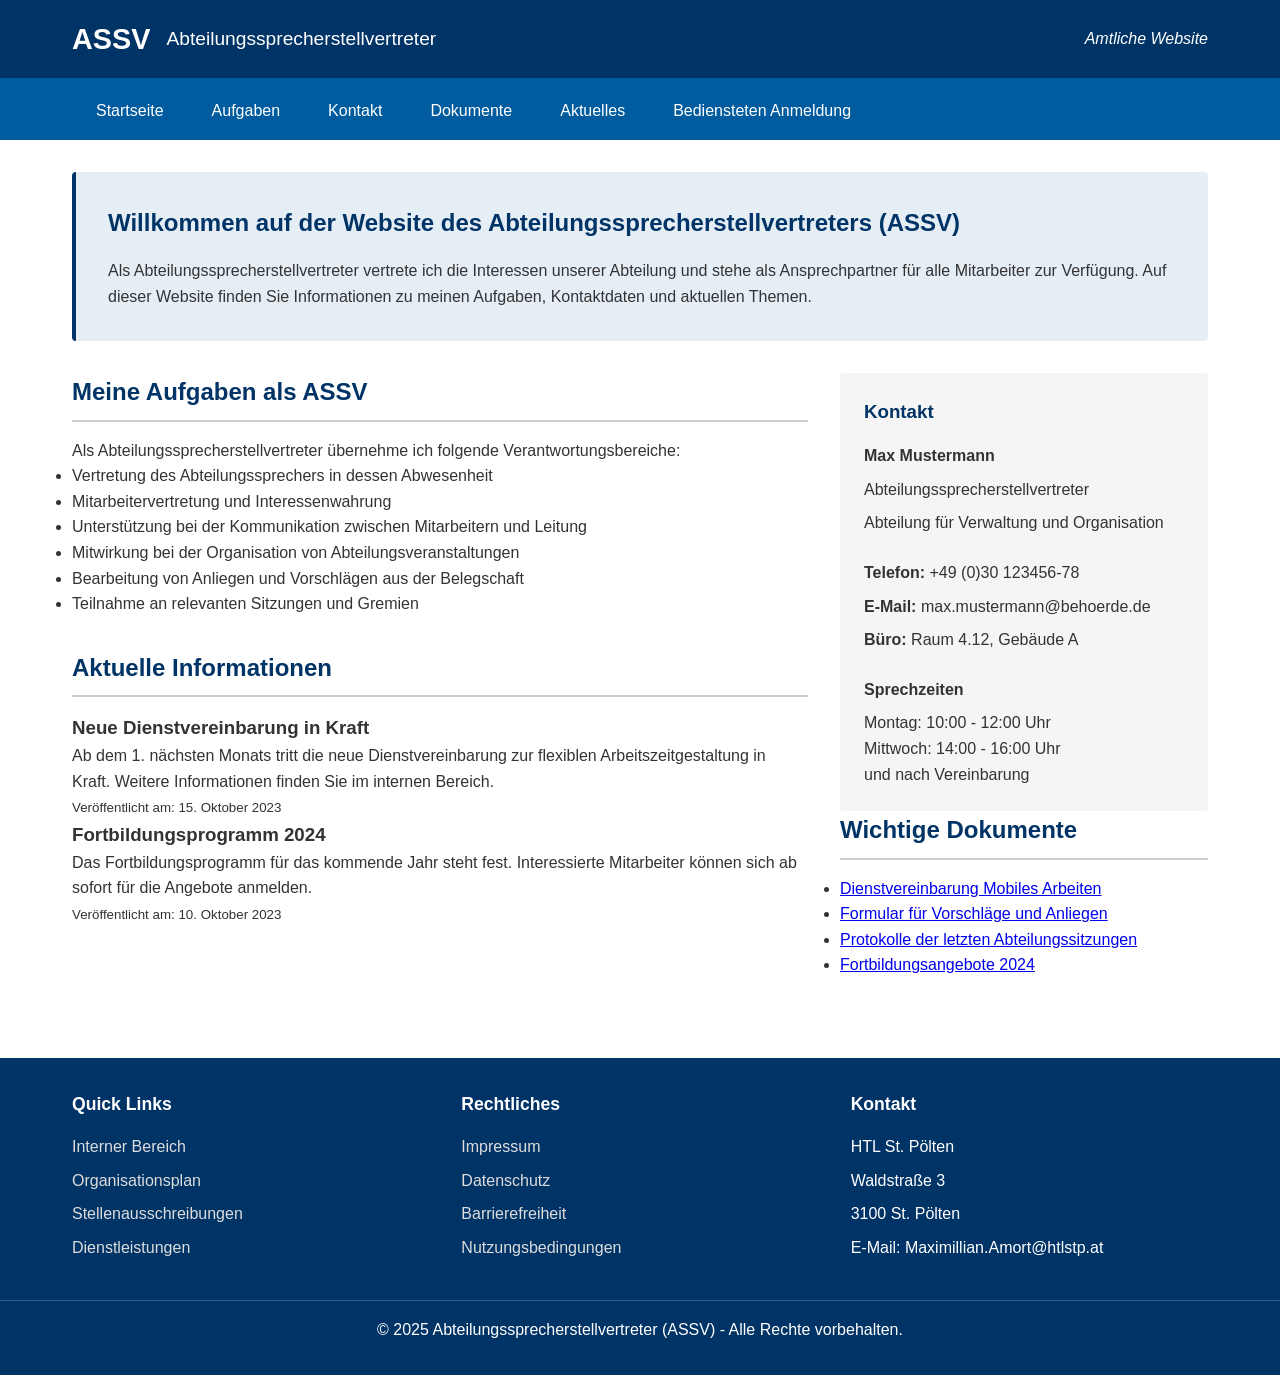
<file: index.html>
<!DOCTYPE html>
<html lang="de">
<head>
    <meta charset="UTF-8">
    <meta name="viewport" content="width=device-width, initial-scale=1.0">
    <title>Abteilungssprecherstellvertreter (ASSV) - Amtliche Website</title>
    <link rel="stylesheet" href="styles.css">
</head>
<body>
<header>
    <div class="header-container">
        <div class="logo-container">
            <div class="logo">ASSV</div>
            <div class="department-name">Abteilungssprecherstellvertreter</div>
        </div>
        <div class="official-seal">
            <!-- Platz für ein offizielles Siegel -->
            <div style="font-style: italic;">Amtliche Website</div>
        </div>
    </div>
</header>

<!-- Navigation -->
<nav>
    <div class="nav-container">
        <ul class="nav-menu">
            <li><a href="#home">Startseite</a></li>
            <li><a href="#tasks">Aufgaben</a></li>
            <li><a href="#contact">Kontakt</a></li>
            <li><a href="#documents">Dokumente</a></li>
            <li><a href="#news">Aktuelles</a></li>
            <li><a href="bedienstete">Bediensteten Anmeldung</a></li>
        </ul>
    </div>
</nav>

<!-- Hauptinhalt -->
<main>
    <section class="welcome-section">
        <h1>Willkommen auf der Website des Abteilungssprecherstellvertreters (ASSV)</h1>
        <p>Als Abteilungssprecherstellvertreter vertrete ich die Interessen unserer Abteilung und stehe als Ansprechpartner für alle Mitarbeiter zur Verfügung. Auf dieser Website finden Sie Informationen zu meinen Aufgaben, Kontaktdaten und aktuellen Themen.</p>
    </section>

    <div class="content-grid">
        <div class="main-content">
            <section class="content-section" id="tasks">
                <h2>Meine Aufgaben als ASSV</h2>
                <p>Als Abteilungssprecherstellvertreter übernehme ich folgende Verantwortungsbereiche:</p>
                <ul>
                    <li>Vertretung des Abteilungssprechers in dessen Abwesenheit</li>
                    <li>Mitarbeitervertretung und Interessenwahrung</li>
                    <li>Unterstützung bei der Kommunikation zwischen Mitarbeitern und Leitung</li>
                    <li>Mitwirkung bei der Organisation von Abteilungsveranstaltungen</li>
                    <li>Bearbeitung von Anliegen und Vorschlägen aus der Belegschaft</li>
                    <li>Teilnahme an relevanten Sitzungen und Gremien</li>
                </ul>
            </section>

            <section class="content-section" id="news">
                <h2>Aktuelle Informationen</h2>
                <article>
                    <h3>Neue Dienstvereinbarung in Kraft</h3>
                    <p>Ab dem 1. nächsten Monats tritt die neue Dienstvereinbarung zur flexiblen Arbeitszeitgestaltung in Kraft. Weitere Informationen finden Sie im internen Bereich.</p>
                    <p><small>Veröffentlicht am: 15. Oktober 2023</small></p>
                </article>
                <article>
                    <h3>Fortbildungsprogramm 2024</h3>
                    <p>Das Fortbildungsprogramm für das kommende Jahr steht fest. Interessierte Mitarbeiter können sich ab sofort für die Angebote anmelden.</p>
                    <p><small>Veröffentlicht am: 10. Oktober 2023</small></p>
                </article>
            </section>
        </div>

        <aside class="sidebar">
            <section class="contact-info" id="contact">
                <h3>Kontakt</h3>
                <div class="contact-details">
                    <p><strong>Max Mustermann</strong></p>
                    <p>Abteilungssprecherstellvertreter</p>
                    <p>Abteilung für Verwaltung und Organisation</p>
                </div>
                <div class="contact-details">
                    <p><strong>Telefon:</strong> +49 (0)30 123456-78</p>
                    <p><strong>E-Mail:</strong> max.mustermann@behoerde.de</p>
                    <p><strong>Büro:</strong> Raum 4.12, Gebäude A</p>
                </div>
                <div class="office-hours">
                    <h4>Sprechzeiten</h4>
                    <p>Montag: 10:00 - 12:00 Uhr</p>
                    <p>Mittwoch: 14:00 - 16:00 Uhr</p>
                    <p>und nach Vereinbarung</p>
                </div>
            </section>

            <section class="content-section">
                <h2>Wichtige Dokumente</h2>
                <ul>
                    <li><a href="#">Dienstvereinbarung Mobiles Arbeiten</a></li>
                    <li><a href="#">Formular für Vorschläge und Anliegen</a></li>
                    <li><a href="#">Protokolle der letzten Abteilungssitzungen</a></li>
                    <li><a href="#">Fortbildungsangebote 2024</a></li>
                </ul>
            </section>
        </aside>
    </div>
</main>

<!-- Footer -->
<footer>
    <div class="footer-container">
        <div class="footer-section">
            <h3>Quick Links</h3>
            <ul>
                <li><a href="#">Interner Bereich</a></li>
                <li><a href="#">Organisationsplan</a></li>
                <li><a href="#">Stellenausschreibungen</a></li>
                <li><a href="#">Dienstleistungen</a></li>
            </ul>
        </div>
        <div class="footer-section">
            <h3>Rechtliches</h3>
            <ul>
                <li><a href="#">Impressum</a></li>
                <li><a href="#">Datenschutz</a></li>
                <li><a href="#">Barrierefreiheit</a></li>
                <li><a href="#">Nutzungsbedingungen</a></li>
            </ul>
        </div>
        <div class="footer-section">
            <h3>Kontakt</h3>
            <ul>
                <li>HTL St. Pölten</li>
                <li>Waldstraße 3</li>
                <li>3100 St. Pölten</li>
                <li>E-Mail: Maximillian.Amort@htlstp.at</li>
            </ul>
        </div>
    </div>
    <div class="copyright">
        <p>&copy; 2025 Abteilungssprecherstellvertreter (ASSV) - Alle Rechte vorbehalten.</p>
    </div>
</footer>
</body>
</html>
</file>
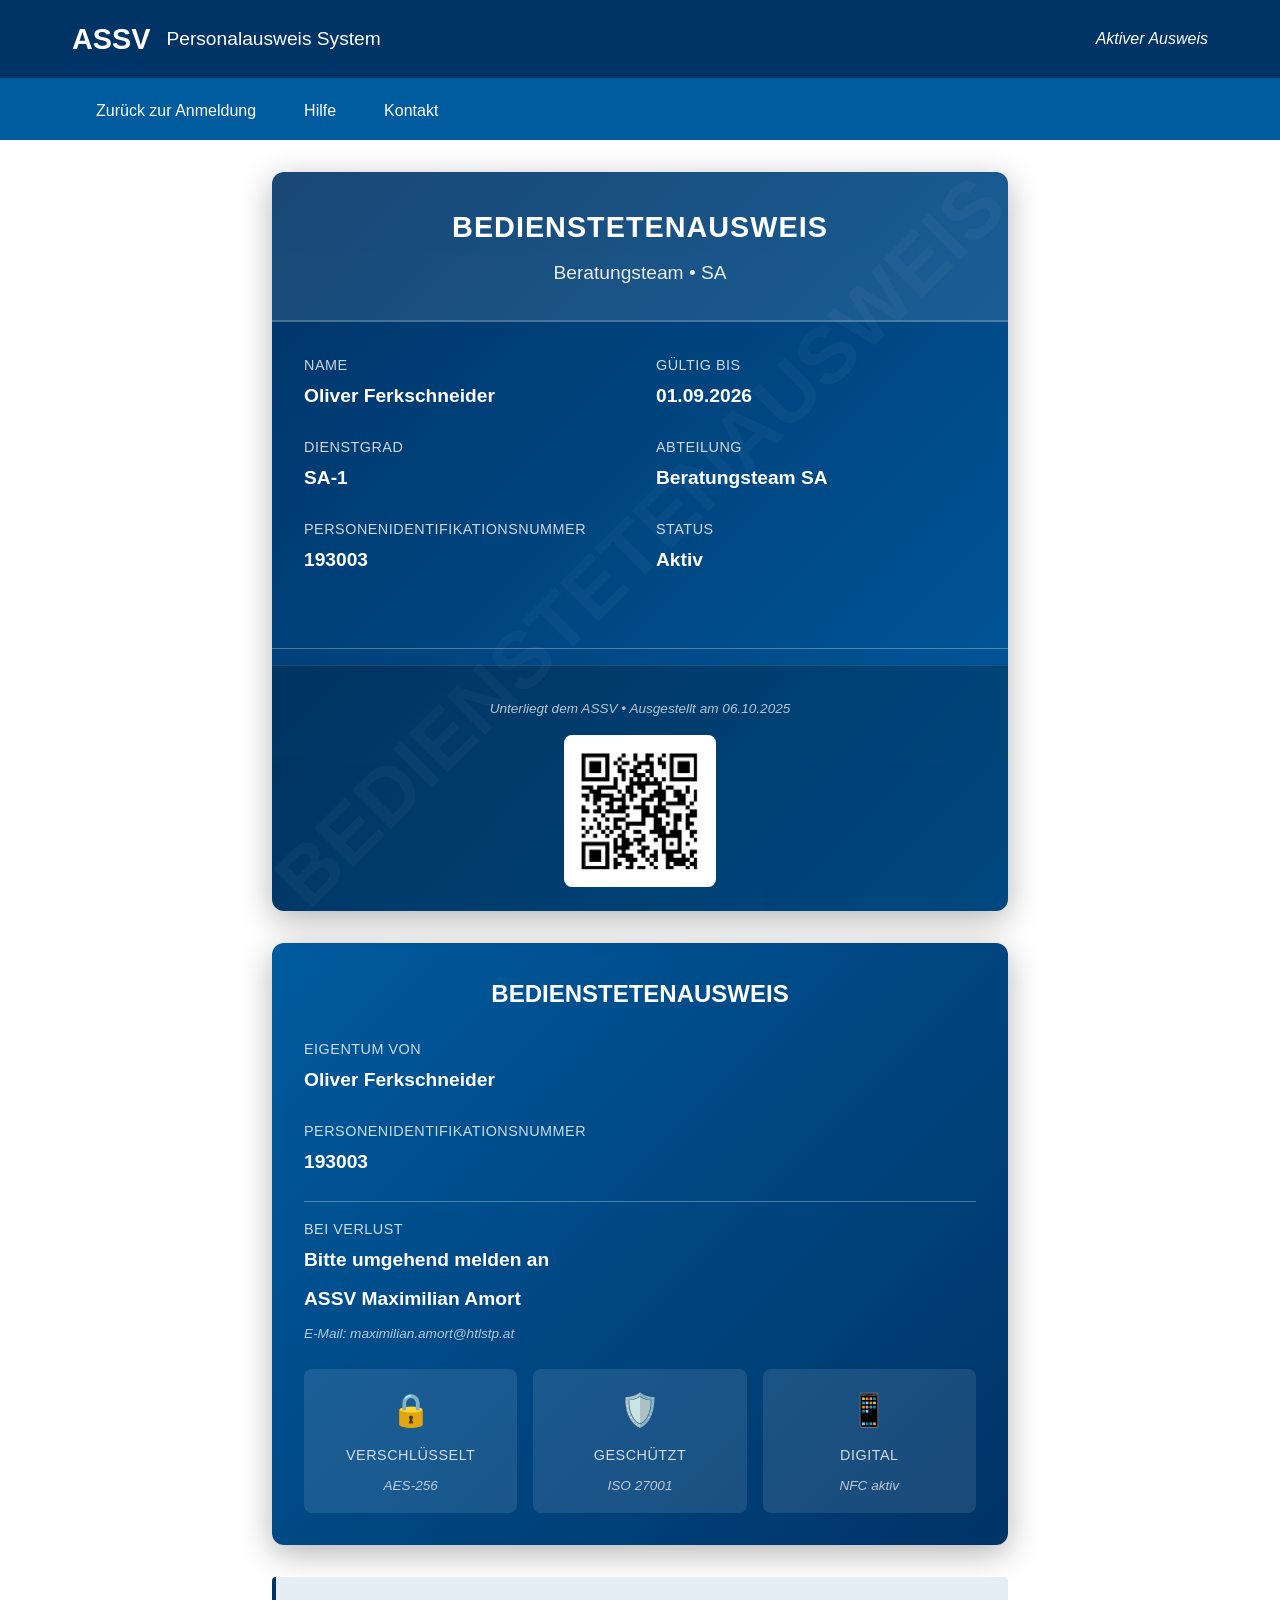
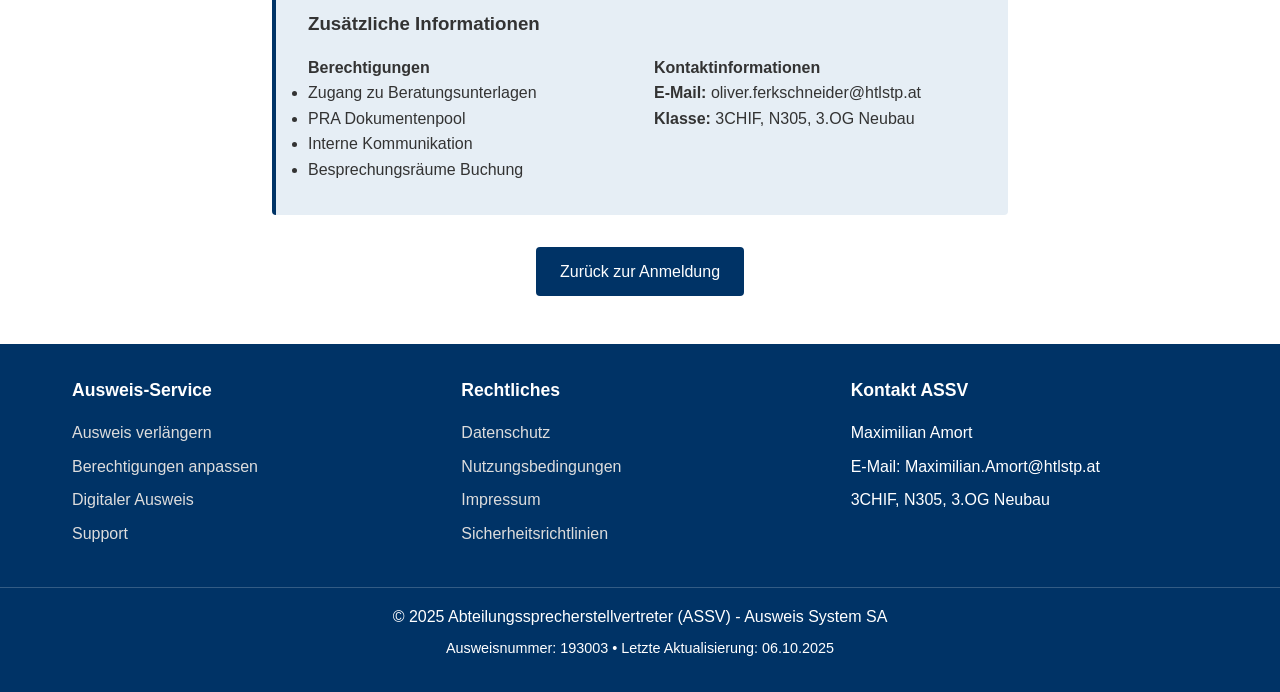
<file: bedienstete/193003/index.html>
<!DOCTYPE html>
<html lang="de">
<head>
    <meta charset="UTF-8">
    <meta name="viewport" content="width=device-width, initial-scale=1.0">
    <title>193003 SA - Oliver Ferkschneider</title>
    <link rel="stylesheet" href="/bedienstete/styles.css">
    <style>
        /* Zusätzliche Stile für die Ausweis-Seite */
        .ausweis-container {
            max-width: 800px;
            margin: 2rem auto;
            padding: 0 2rem;
        }

        .ausweis-card {
            background: linear-gradient(135deg, #003366 0%, #005b9f 100%);
            color: white;
            border-radius: 12px;
            box-shadow: 0 8px 32px rgba(0, 0, 0, 0.3);
            overflow: hidden;
            position: relative;
        }

        .ausweis-header {
            background: rgba(255, 255, 255, 0.1);
            padding: 2rem;
            text-align: center;
            border-bottom: 2px solid rgba(255, 255, 255, 0.2);
        }

        .ausweis-title {
            font-size: 1.8rem;
            font-weight: bold;
            margin-bottom: 0.5rem;
            letter-spacing: 1px;
        }

        .ausweis-subtitle {
            font-size: 1.2rem;
            opacity: 0.9;
        }

        .ausweis-content {
            padding: 2rem;
            display: grid;
            grid-template-columns: 1fr 1fr;
            gap: 2rem;
        }

        .ausweis-section {
            margin-bottom: 1.5rem;
        }

        .ausweis-label {
            font-size: 0.9rem;
            opacity: 0.8;
            margin-bottom: 0.25rem;
            text-transform: uppercase;
            letter-spacing: 0.5px;
        }

        .ausweis-value {
            font-size: 1.2rem;
            font-weight: bold;
            margin-bottom: 0.5rem;
        }

        .ausweis-note {
            font-size: 0.85rem;
            opacity: 0.7;
            font-style: italic;
            margin-top: 0.5rem;
        }

        .ausweis-divider {
            height: 1px;
            background: rgba(255, 255, 255, 0.3);
            margin: 1rem 0;
        }

        .ausweis-footer {
            background: rgba(0, 0, 0, 0.2);
            padding: 1.5rem 2rem;
            text-align: center;
            border-top: 1px solid rgba(255, 255, 255, 0.1);
        }

        .ausweis-qr {
            background: white;
            padding: 1rem;
            border-radius: 8px;
            display: inline-block;
            margin-top: 1rem;
        }

        .ausweis-back {
            background: linear-gradient(135deg, #005b9f 0%, #003366 100%);
            color: white;
            border-radius: 12px;
            box-shadow: 0 8px 32px rgba(0, 0, 0, 0.3);
            padding: 2rem;
            margin-top: 2rem;
        }

        .ausweis-back-title {
            font-size: 1.5rem;
            font-weight: bold;
            margin-bottom: 1.5rem;
            text-align: center;
        }

        .security-features {
            display: grid;
            grid-template-columns: repeat(auto-fit, minmax(200px, 1fr));
            gap: 1rem;
            margin-top: 1.5rem;
        }

        .security-feature {
            text-align: center;
            padding: 1rem;
            background: rgba(255, 255, 255, 0.1);
            border-radius: 8px;
        }

        .feature-icon {
            font-size: 2rem;
            margin-bottom: 0.5rem;
        }

        .back-to-login {
            text-align: center;
            margin-top: 2rem;
        }

        @media (max-width: 768px) {
            .ausweis-content {
                grid-template-columns: 1fr;
                gap: 1rem;
            }

            .ausweis-header {
                padding: 1.5rem;
            }

            .ausweis-content {
                padding: 1.5rem;
            }

            .security-features {
                grid-template-columns: 1fr;
            }
        }

        /* Wasserzeichen */
        .watermark {
            position: absolute;
            top: 50%;
            left: 50%;
            transform: translate(-50%, -50%) rotate(-45deg);
            font-size: 5rem;
            opacity: 0.03;
            color: white;
            pointer-events: none;
            white-space: nowrap;
            font-weight: bold;
        }
    </style>
</head>
<body>
<!-- Header mit Logo und Behördenname -->
<header>
    <div class="header-container">
        <div class="logo-container">
            <div class="logo">ASSV</div>
            <div class="department-name">Personalausweis System</div>
        </div>
        <div class="official-seal">
            <div style="font-style: italic;">Aktiver Ausweis</div>
        </div>
    </div>
</header>

<!-- Navigation -->
<nav>
    <div class="nav-container">
        <ul class="nav-menu">
            <li><a href="../">Zurück zur Anmeldung</a></li>
            <li><a href="#help">Hilfe</a></li>
            <li><a href="#contact">Kontakt</a></li>
        </ul>
    </div>
</nav>

<!-- Hauptinhalt - Ausweis -->
<main class="ausweis-container">
    <!-- Vorderseite des Ausweises -->
    <div class="ausweis-card">
        <div class="watermark">BEDIENSTETENAUSWEIS</div>

        <div class="ausweis-header">
            <div class="ausweis-title">BEDIENSTETENAUSWEIS</div>
            <div class="ausweis-subtitle">Beratungsteam • SA</div>
        </div>

        <div class="ausweis-content">
            <div>
                <div class="ausweis-section">
                    <div class="ausweis-label">Name</div>
                    <div class="ausweis-value">Oliver Ferkschneider</div>
                </div>

                <div class="ausweis-section">
                    <div class="ausweis-label">Dienstgrad</div>
                    <div class="ausweis-value">SA-1</div>
                </div>

                <div class="ausweis-section">
                    <div class="ausweis-label">Personenidentifikationsnummer</div>
                    <div class="ausweis-value">193003</div>
                </div>
            </div>

            <div>
                <div class="ausweis-section">
                    <div class="ausweis-label">Gültig bis</div>
                    <div class="ausweis-value">01.09.2026</div>
                </div>

                <div class="ausweis-section">
                    <div class="ausweis-label">Abteilung</div>
                    <div class="ausweis-value">Beratungsteam SA</div>
                </div>

                <div class="ausweis-section">
                    <div class="ausweis-label">Status</div>
                    <div class="ausweis-value">Aktiv</div>
                </div>
            </div>
        </div>

        <div class="ausweis-divider"></div>

        <div class="ausweis-footer">
            <div class="ausweis-note">Unterliegt dem ASSV • Ausgestellt am 06.10.2025</div>
            <div class="ausweis-qr">
                <!-- Platz für QR-Code -->
                <div style="width: 120px; height: 120px; background: #f0f0f0; display: flex; align-items: center; justify-content: center; color: #333; font-size: 0.8rem;">
                    <img style="width: 120px; height: 120px" src="193003.png" alt="193003 QR">
                </div>
            </div>
        </div>
    </div>

    <!-- Rückseite des Ausweises -->
    <div class="ausweis-back">
        <div class="ausweis-back-title">BEDIENSTETENAUSWEIS</div>

        <div class="ausweis-section">
            <div class="ausweis-label">Eigentum von</div>
            <div class="ausweis-value">Oliver Ferkschneider</div>
        </div>

        <div class="ausweis-section">
            <div class="ausweis-label">Personenidentifikationsnummer</div>
            <div class="ausweis-value">193003</div>
        </div>

        <div class="ausweis-divider"></div>

        <div class="ausweis-section">
            <div class="ausweis-label">Bei Verlust</div>
            <div class="ausweis-value">Bitte umgehend melden an</div>
            <div class="ausweis-value">ASSV Maximilian Amort</div>
            <div class="ausweis-note">E-Mail: maximilian.amort@htlstp.at</div>
        </div>

        <div class="security-features">
            <div class="security-feature">
                <div class="feature-icon">🔒</div>
                <div class="ausweis-label">Verschlüsselt</div>
                <div class="ausweis-note">AES-256</div>
            </div>
            <div class="security-feature">
                <div class="feature-icon">🛡️</div>
                <div class="ausweis-label">Geschützt</div>
                <div class="ausweis-note">ISO 27001</div>
            </div>
            <div class="security-feature">
                <div class="feature-icon">📱</div>
                <div class="ausweis-label">Digital</div>
                <div class="ausweis-note">NFC aktiv</div>
            </div>
        </div>
    </div>

    <!-- Zusätzliche Informationen -->
    <div class="welcome-section" style="margin-top: 2rem;">
        <h3>Zusätzliche Informationen</h3>
        <div style="display: grid; grid-template-columns: repeat(auto-fit, minmax(250px, 1fr)); gap: 1.5rem; margin-top: 1rem;">
            <div>
                <h4>Berechtigungen</h4>
                <ul>
                    <li>Zugang zu Beratungsunterlagen</li>
                    <li>PRA Dokumentenpool</li>
                    <li>Interne Kommunikation</li>
                    <li>Besprechungsräume Buchung</li>
                </ul>
            </div>
            <div>
                <h4>Kontaktinformationen</h4>
                <p><strong>E-Mail:</strong> oliver.ferkschneider@htlstp.at</p>
                <p><strong>Klasse:</strong> 3CHIF, N305, 3.OG Neubau</p>
            </div>
        </div>
    </div>

    <div class="back-to-login">
        <a href="../" class="btn btn-primary">Zurück zur Anmeldung</a>
    </div>
</main>

<!-- Footer -->
<footer>
    <div class="footer-container">
        <div class="footer-section">
            <h3>Ausweis-Service</h3>
            <ul>
                <li><a href="#">Ausweis verlängern</a></li>
                <li><a href="#">Berechtigungen anpassen</a></li>
                <li><a href="#">Digitaler Ausweis</a></li>
                <li><a href="#">Support</a></li>
            </ul>
        </div>
        <div class="footer-section">
            <h3>Rechtliches</h3>
            <ul>
                <li><a href="#">Datenschutz</a></li>
                <li><a href="#">Nutzungsbedingungen</a></li>
                <li><a href="#">Impressum</a></li>
                <li><a href="#">Sicherheitsrichtlinien</a></li>
            </ul>
        </div>
        <div class="footer-section">
            <h3>Kontakt ASSV</h3>
            <ul>
                <li>Maximilian Amort</li>
                <li>E-Mail: Maximilian.Amort@htlstp.at</li>
                <li>3CHIF, N305, 3.OG Neubau</li>
            </ul>
        </div>
    </div>
    <div class="copyright">
        <p>&copy; 2025 Abteilungssprecherstellvertreter (ASSV) - Ausweis System SA</p>
        <p style="font-size: 0.9rem; margin-top: 0.5rem;">Ausweisnummer: 193003 • Letzte Aktualisierung: 06.10.2025</p>
    </div>
</footer>
</body>
</html>
</file>
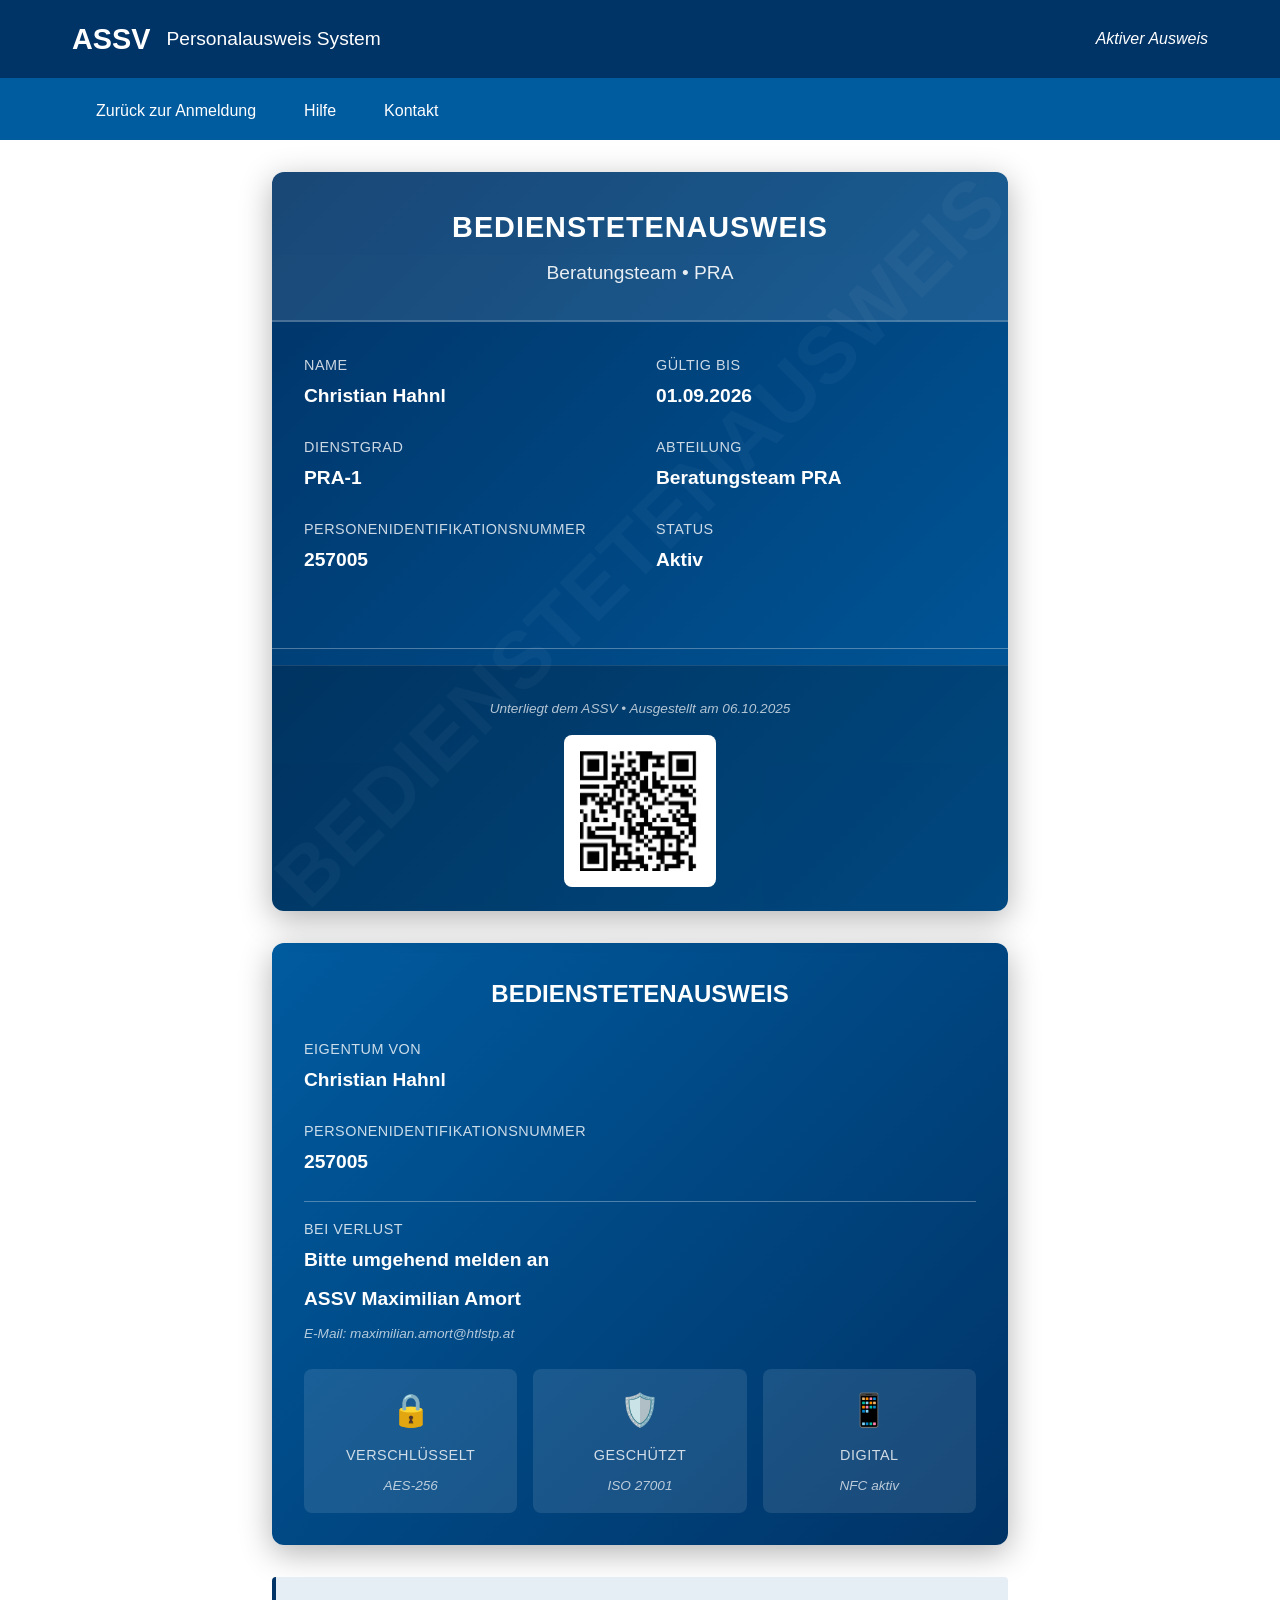
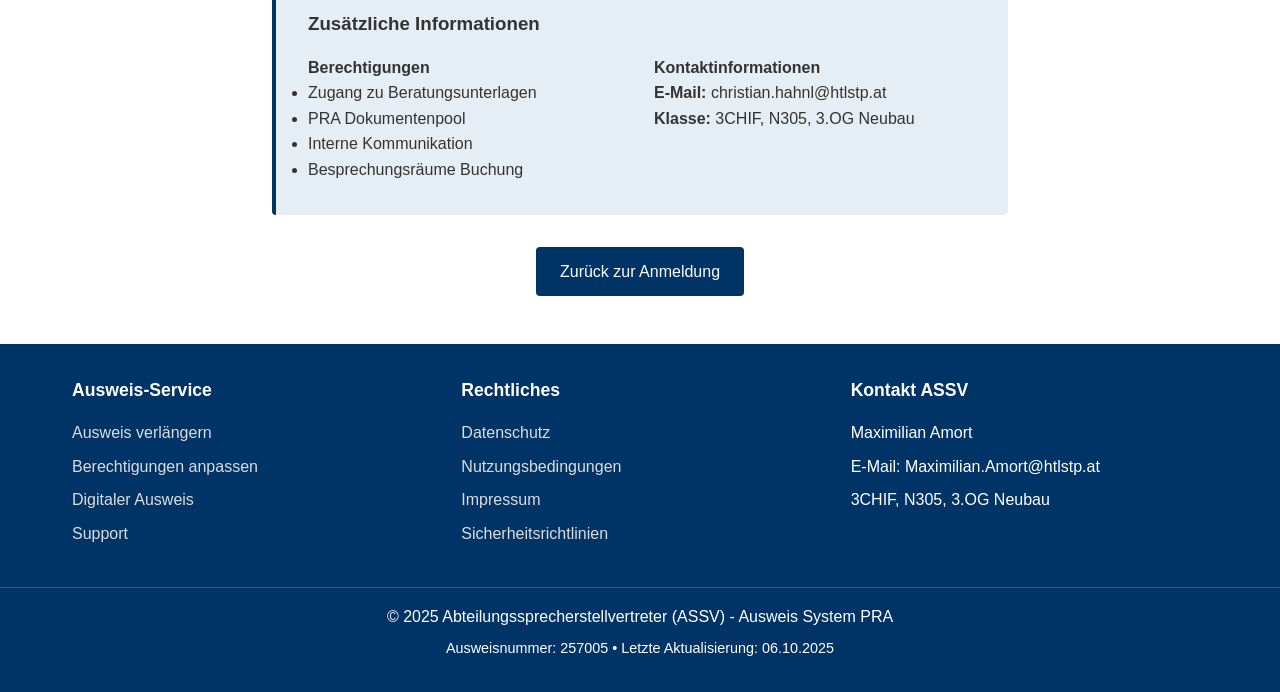
<file: bedienstete/257005/index.html>
<!DOCTYPE html>
<html lang="de">
<head>
    <meta charset="UTF-8">
    <meta name="viewport" content="width=device-width, initial-scale=1.0">
    <title>257005 PRA - Christian Hahnl</title>
    <link rel="stylesheet" href="/bedienstete/styles.css">
    <style>
        /* Zusätzliche Stile für die Ausweis-Seite */
        .ausweis-container {
            max-width: 800px;
            margin: 2rem auto;
            padding: 0 2rem;
        }

        .ausweis-card {
            background: linear-gradient(135deg, #003366 0%, #005b9f 100%);
            color: white;
            border-radius: 12px;
            box-shadow: 0 8px 32px rgba(0, 0, 0, 0.3);
            overflow: hidden;
            position: relative;
        }

        .ausweis-header {
            background: rgba(255, 255, 255, 0.1);
            padding: 2rem;
            text-align: center;
            border-bottom: 2px solid rgba(255, 255, 255, 0.2);
        }

        .ausweis-title {
            font-size: 1.8rem;
            font-weight: bold;
            margin-bottom: 0.5rem;
            letter-spacing: 1px;
        }

        .ausweis-subtitle {
            font-size: 1.2rem;
            opacity: 0.9;
        }

        .ausweis-content {
            padding: 2rem;
            display: grid;
            grid-template-columns: 1fr 1fr;
            gap: 2rem;
        }

        .ausweis-section {
            margin-bottom: 1.5rem;
        }

        .ausweis-label {
            font-size: 0.9rem;
            opacity: 0.8;
            margin-bottom: 0.25rem;
            text-transform: uppercase;
            letter-spacing: 0.5px;
        }

        .ausweis-value {
            font-size: 1.2rem;
            font-weight: bold;
            margin-bottom: 0.5rem;
        }

        .ausweis-note {
            font-size: 0.85rem;
            opacity: 0.7;
            font-style: italic;
            margin-top: 0.5rem;
        }

        .ausweis-divider {
            height: 1px;
            background: rgba(255, 255, 255, 0.3);
            margin: 1rem 0;
        }

        .ausweis-footer {
            background: rgba(0, 0, 0, 0.2);
            padding: 1.5rem 2rem;
            text-align: center;
            border-top: 1px solid rgba(255, 255, 255, 0.1);
        }

        .ausweis-qr {
            background: white;
            padding: 1rem;
            border-radius: 8px;
            display: inline-block;
            margin-top: 1rem;
        }

        .ausweis-back {
            background: linear-gradient(135deg, #005b9f 0%, #003366 100%);
            color: white;
            border-radius: 12px;
            box-shadow: 0 8px 32px rgba(0, 0, 0, 0.3);
            padding: 2rem;
            margin-top: 2rem;
        }

        .ausweis-back-title {
            font-size: 1.5rem;
            font-weight: bold;
            margin-bottom: 1.5rem;
            text-align: center;
        }

        .security-features {
            display: grid;
            grid-template-columns: repeat(auto-fit, minmax(200px, 1fr));
            gap: 1rem;
            margin-top: 1.5rem;
        }

        .security-feature {
            text-align: center;
            padding: 1rem;
            background: rgba(255, 255, 255, 0.1);
            border-radius: 8px;
        }

        .feature-icon {
            font-size: 2rem;
            margin-bottom: 0.5rem;
        }

        .back-to-login {
            text-align: center;
            margin-top: 2rem;
        }

        @media (max-width: 768px) {
            .ausweis-content {
                grid-template-columns: 1fr;
                gap: 1rem;
            }

            .ausweis-header {
                padding: 1.5rem;
            }

            .ausweis-content {
                padding: 1.5rem;
            }

            .security-features {
                grid-template-columns: 1fr;
            }
        }

        /* Wasserzeichen */
        .watermark {
            position: absolute;
            top: 50%;
            left: 50%;
            transform: translate(-50%, -50%) rotate(-45deg);
            font-size: 5rem;
            opacity: 0.03;
            color: white;
            pointer-events: none;
            white-space: nowrap;
            font-weight: bold;
        }
    </style>
</head>
<body>
<!-- Header mit Logo und Behördenname -->
<header>
    <div class="header-container">
        <div class="logo-container">
            <div class="logo">ASSV</div>
            <div class="department-name">Personalausweis System</div>
        </div>
        <div class="official-seal">
            <div style="font-style: italic;">Aktiver Ausweis</div>
        </div>
    </div>
</header>

<!-- Navigation -->
<nav>
    <div class="nav-container">
        <ul class="nav-menu">
            <li><a href="../">Zurück zur Anmeldung</a></li>
            <li><a href="#help">Hilfe</a></li>
            <li><a href="#contact">Kontakt</a></li>
        </ul>
    </div>
</nav>

<!-- Hauptinhalt - Ausweis -->
<main class="ausweis-container">
    <!-- Vorderseite des Ausweises -->
    <div class="ausweis-card">
        <div class="watermark">BEDIENSTETENAUSWEIS</div>

        <div class="ausweis-header">
            <div class="ausweis-title">BEDIENSTETENAUSWEIS</div>
            <div class="ausweis-subtitle">Beratungsteam • PRA</div>
        </div>

        <div class="ausweis-content">
            <div>
                <div class="ausweis-section">
                    <div class="ausweis-label">Name</div>
                    <div class="ausweis-value">Christian Hahnl</div>
                </div>

                <div class="ausweis-section">
                    <div class="ausweis-label">Dienstgrad</div>
                    <div class="ausweis-value">PRA-1</div>
                </div>

                <div class="ausweis-section">
                    <div class="ausweis-label">Personenidentifikationsnummer</div>
                    <div class="ausweis-value">257005</div>
                </div>
            </div>

            <div>
                <div class="ausweis-section">
                    <div class="ausweis-label">Gültig bis</div>
                    <div class="ausweis-value">01.09.2026</div>
                </div>

                <div class="ausweis-section">
                    <div class="ausweis-label">Abteilung</div>
                    <div class="ausweis-value">Beratungsteam PRA</div>
                </div>

                <div class="ausweis-section">
                    <div class="ausweis-label">Status</div>
                    <div class="ausweis-value">Aktiv</div>
                </div>
            </div>
        </div>

        <div class="ausweis-divider"></div>

        <div class="ausweis-footer">
            <div class="ausweis-note">Unterliegt dem ASSV • Ausgestellt am 06.10.2025</div>
            <div class="ausweis-qr">
                <!-- Platz für QR-Code -->
                <div style="width: 120px; height: 120px; background: #f0f0f0; display: flex; align-items: center; justify-content: center; color: #333; font-size: 0.8rem;">
                    <img style="width: 120px; height: 120px" src="257005.png" alt="257005 QR">
                </div>
            </div>
        </div>
    </div>

    <!-- Rückseite des Ausweises -->
    <div class="ausweis-back">
        <div class="ausweis-back-title">BEDIENSTETENAUSWEIS</div>

        <div class="ausweis-section">
            <div class="ausweis-label">Eigentum von</div>
            <div class="ausweis-value">Christian Hahnl</div>
        </div>

        <div class="ausweis-section">
            <div class="ausweis-label">Personenidentifikationsnummer</div>
            <div class="ausweis-value">257005</div>
        </div>

        <div class="ausweis-divider"></div>

        <div class="ausweis-section">
            <div class="ausweis-label">Bei Verlust</div>
            <div class="ausweis-value">Bitte umgehend melden an</div>
            <div class="ausweis-value">ASSV Maximilian Amort</div>
            <div class="ausweis-note">E-Mail: maximilian.amort@htlstp.at</div>
        </div>

        <div class="security-features">
            <div class="security-feature">
                <div class="feature-icon">🔒</div>
                <div class="ausweis-label">Verschlüsselt</div>
                <div class="ausweis-note">AES-256</div>
            </div>
            <div class="security-feature">
                <div class="feature-icon">🛡️</div>
                <div class="ausweis-label">Geschützt</div>
                <div class="ausweis-note">ISO 27001</div>
            </div>
            <div class="security-feature">
                <div class="feature-icon">📱</div>
                <div class="ausweis-label">Digital</div>
                <div class="ausweis-note">NFC aktiv</div>
            </div>
        </div>
    </div>

    <!-- Zusätzliche Informationen -->
    <div class="welcome-section" style="margin-top: 2rem;">
        <h3>Zusätzliche Informationen</h3>
        <div style="display: grid; grid-template-columns: repeat(auto-fit, minmax(250px, 1fr)); gap: 1.5rem; margin-top: 1rem;">
            <div>
                <h4>Berechtigungen</h4>
                <ul>
                    <li>Zugang zu Beratungsunterlagen</li>
                    <li>PRA Dokumentenpool</li>
                    <li>Interne Kommunikation</li>
                    <li>Besprechungsräume Buchung</li>
                </ul>
            </div>
            <div>
                <h4>Kontaktinformationen</h4>
                <p><strong>E-Mail:</strong> christian.hahnl@htlstp.at</p>
                <p><strong>Klasse:</strong> 3CHIF, N305, 3.OG Neubau</p>
            </div>
        </div>
    </div>

    <div class="back-to-login">
        <a href="../" class="btn btn-primary">Zurück zur Anmeldung</a>
    </div>
</main>

<!-- Footer -->
<footer>
    <div class="footer-container">
        <div class="footer-section">
            <h3>Ausweis-Service</h3>
            <ul>
                <li><a href="#">Ausweis verlängern</a></li>
                <li><a href="#">Berechtigungen anpassen</a></li>
                <li><a href="#">Digitaler Ausweis</a></li>
                <li><a href="#">Support</a></li>
            </ul>
        </div>
        <div class="footer-section">
            <h3>Rechtliches</h3>
            <ul>
                <li><a href="#">Datenschutz</a></li>
                <li><a href="#">Nutzungsbedingungen</a></li>
                <li><a href="#">Impressum</a></li>
                <li><a href="#">Sicherheitsrichtlinien</a></li>
            </ul>
        </div>
        <div class="footer-section">
            <h3>Kontakt ASSV</h3>
            <ul>
                <li>Maximilian Amort</li>
                <li>E-Mail: Maximilian.Amort@htlstp.at</li>
                <li>3CHIF, N305, 3.OG Neubau</li>
            </ul>
        </div>
    </div>
    <div class="copyright">
        <p>&copy; 2025 Abteilungssprecherstellvertreter (ASSV) - Ausweis System PRA</p>
        <p style="font-size: 0.9rem; margin-top: 0.5rem;">Ausweisnummer: 257005 • Letzte Aktualisierung: 06.10.2025</p>
    </div>
</footer>
</body>
</html>
</file>
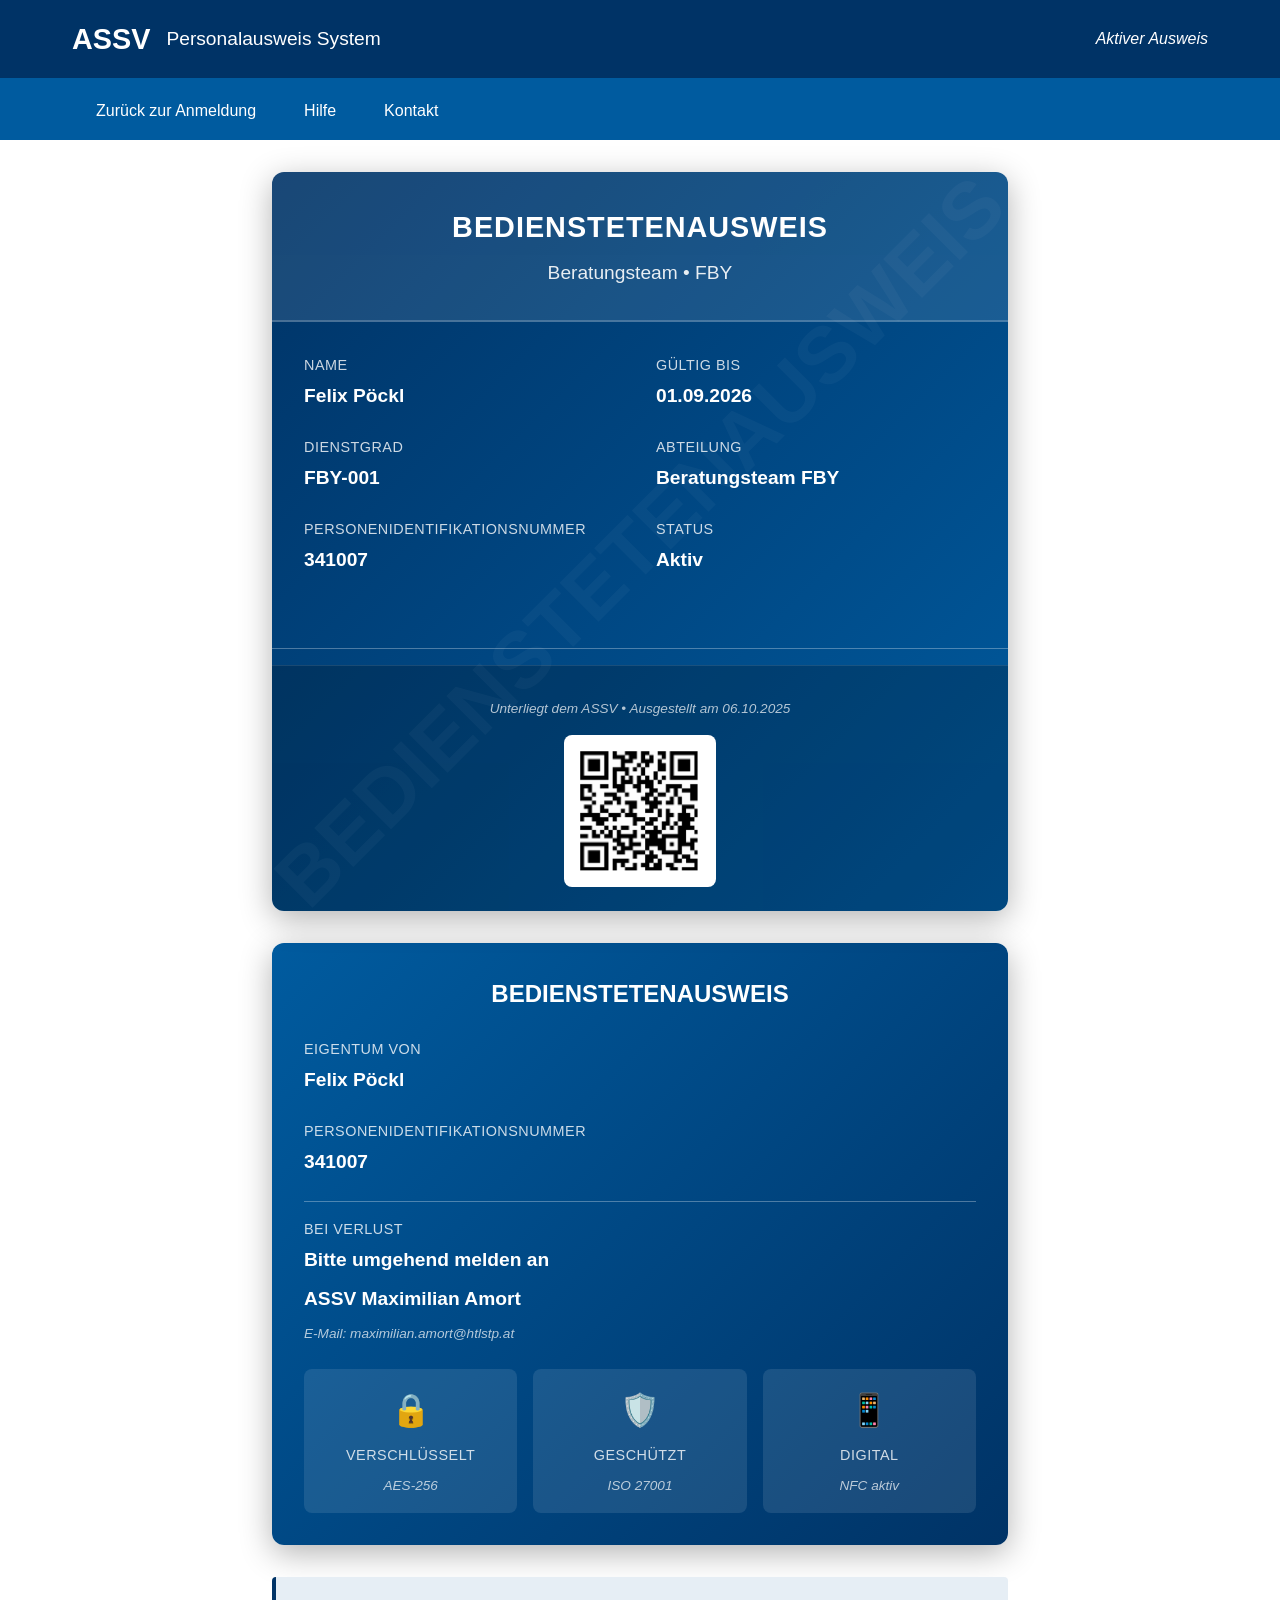
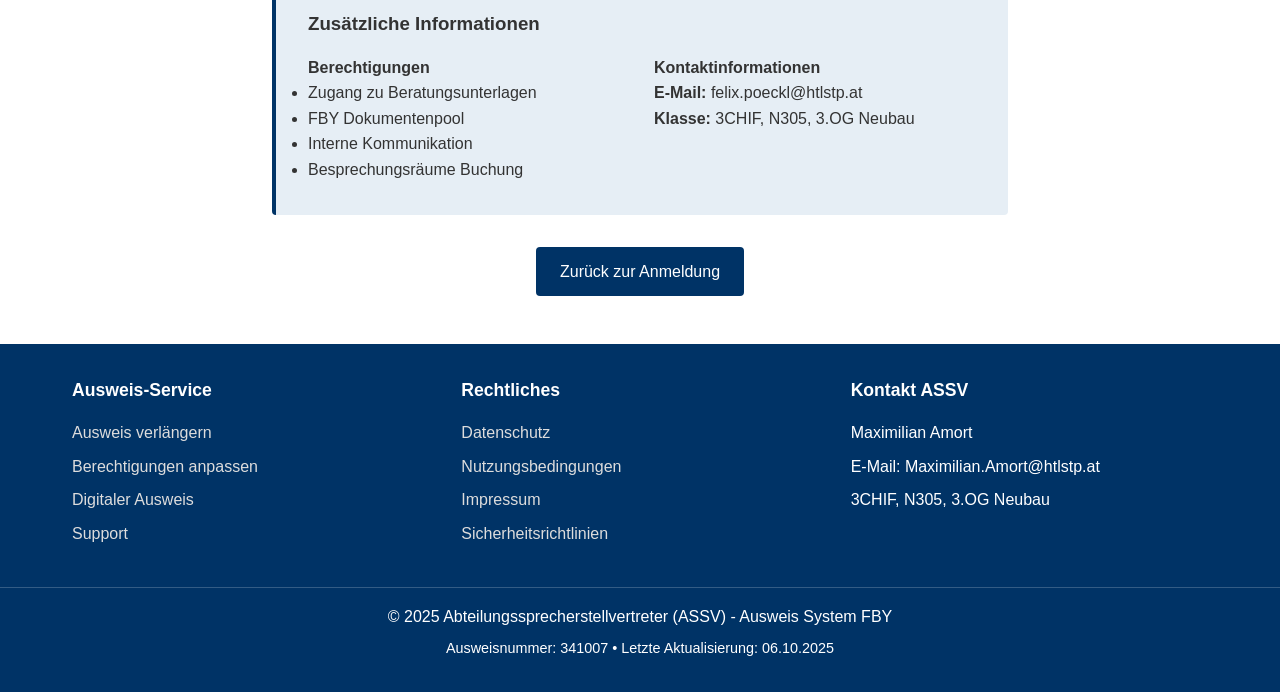
<file: bedienstete/341007/index.html>
<!DOCTYPE html>
<html lang="de">
<head>
    <meta charset="UTF-8">
    <meta name="viewport" content="width=device-width, initial-scale=1.0">
    <title>341007 FBY - Felix Pöckl</title>
    <link rel="stylesheet" href="/bedienstete/styles.css">
    <style>
        /* Zusätzliche Stile für die Ausweis-Seite */
        .ausweis-container {
            max-width: 800px;
            margin: 2rem auto;
            padding: 0 2rem;
        }

        .ausweis-card {
            background: linear-gradient(135deg, #003366 0%, #005b9f 100%);
            color: white;
            border-radius: 12px;
            box-shadow: 0 8px 32px rgba(0, 0, 0, 0.3);
            overflow: hidden;
            position: relative;
        }

        .ausweis-header {
            background: rgba(255, 255, 255, 0.1);
            padding: 2rem;
            text-align: center;
            border-bottom: 2px solid rgba(255, 255, 255, 0.2);
        }

        .ausweis-title {
            font-size: 1.8rem;
            font-weight: bold;
            margin-bottom: 0.5rem;
            letter-spacing: 1px;
        }

        .ausweis-subtitle {
            font-size: 1.2rem;
            opacity: 0.9;
        }

        .ausweis-content {
            padding: 2rem;
            display: grid;
            grid-template-columns: 1fr 1fr;
            gap: 2rem;
        }

        .ausweis-section {
            margin-bottom: 1.5rem;
        }

        .ausweis-label {
            font-size: 0.9rem;
            opacity: 0.8;
            margin-bottom: 0.25rem;
            text-transform: uppercase;
            letter-spacing: 0.5px;
        }

        .ausweis-value {
            font-size: 1.2rem;
            font-weight: bold;
            margin-bottom: 0.5rem;
        }

        .ausweis-note {
            font-size: 0.85rem;
            opacity: 0.7;
            font-style: italic;
            margin-top: 0.5rem;
        }

        .ausweis-divider {
            height: 1px;
            background: rgba(255, 255, 255, 0.3);
            margin: 1rem 0;
        }

        .ausweis-footer {
            background: rgba(0, 0, 0, 0.2);
            padding: 1.5rem 2rem;
            text-align: center;
            border-top: 1px solid rgba(255, 255, 255, 0.1);
        }

        .ausweis-qr {
            background: white;
            padding: 1rem;
            border-radius: 8px;
            display: inline-block;
            margin-top: 1rem;
        }

        .ausweis-back {
            background: linear-gradient(135deg, #005b9f 0%, #003366 100%);
            color: white;
            border-radius: 12px;
            box-shadow: 0 8px 32px rgba(0, 0, 0, 0.3);
            padding: 2rem;
            margin-top: 2rem;
        }

        .ausweis-back-title {
            font-size: 1.5rem;
            font-weight: bold;
            margin-bottom: 1.5rem;
            text-align: center;
        }

        .security-features {
            display: grid;
            grid-template-columns: repeat(auto-fit, minmax(200px, 1fr));
            gap: 1rem;
            margin-top: 1.5rem;
        }

        .security-feature {
            text-align: center;
            padding: 1rem;
            background: rgba(255, 255, 255, 0.1);
            border-radius: 8px;
        }

        .feature-icon {
            font-size: 2rem;
            margin-bottom: 0.5rem;
        }

        .back-to-login {
            text-align: center;
            margin-top: 2rem;
        }

        @media (max-width: 768px) {
            .ausweis-content {
                grid-template-columns: 1fr;
                gap: 1rem;
            }

            .ausweis-header {
                padding: 1.5rem;
            }

            .ausweis-content {
                padding: 1.5rem;
            }

            .security-features {
                grid-template-columns: 1fr;
            }
        }

        /* Wasserzeichen */
        .watermark {
            position: absolute;
            top: 50%;
            left: 50%;
            transform: translate(-50%, -50%) rotate(-45deg);
            font-size: 5rem;
            opacity: 0.03;
            color: white;
            pointer-events: none;
            white-space: nowrap;
            font-weight: bold;
        }
    </style>
</head>
<body>
<!-- Header mit Logo und Behördenname -->
<header>
    <div class="header-container">
        <div class="logo-container">
            <div class="logo">ASSV</div>
            <div class="department-name">Personalausweis System</div>
        </div>
        <div class="official-seal">
            <div style="font-style: italic;">Aktiver Ausweis</div>
        </div>
    </div>
</header>

<!-- Navigation -->
<nav>
    <div class="nav-container">
        <ul class="nav-menu">
            <li><a href="../">Zurück zur Anmeldung</a></li>
            <li><a href="#help">Hilfe</a></li>
            <li><a href="#contact">Kontakt</a></li>
        </ul>
    </div>
</nav>

<!-- Hauptinhalt - Ausweis -->
<main class="ausweis-container">
    <!-- Vorderseite des Ausweises -->
    <div class="ausweis-card">
        <div class="watermark">BEDIENSTETENAUSWEIS</div>

        <div class="ausweis-header">
            <div class="ausweis-title">BEDIENSTETENAUSWEIS</div>
            <div class="ausweis-subtitle">Beratungsteam • FBY</div>
        </div>

        <div class="ausweis-content">
            <div>
                <div class="ausweis-section">
                    <div class="ausweis-label">Name</div>
                    <div class="ausweis-value">Felix Pöckl</div>
                </div>

                <div class="ausweis-section">
                    <div class="ausweis-label">Dienstgrad</div>
                    <div class="ausweis-value">FBY-001</div>
                </div>

                <div class="ausweis-section">
                    <div class="ausweis-label">Personenidentifikationsnummer</div>
                    <div class="ausweis-value">341007</div>
                </div>
            </div>

            <div>
                <div class="ausweis-section">
                    <div class="ausweis-label">Gültig bis</div>
                    <div class="ausweis-value">01.09.2026</div>
                </div>

                <div class="ausweis-section">
                    <div class="ausweis-label">Abteilung</div>
                    <div class="ausweis-value">Beratungsteam FBY</div>
                </div>

                <div class="ausweis-section">
                    <div class="ausweis-label">Status</div>
                    <div class="ausweis-value">Aktiv</div>
                </div>
            </div>
        </div>

        <div class="ausweis-divider"></div>

        <div class="ausweis-footer">
            <div class="ausweis-note">Unterliegt dem ASSV • Ausgestellt am 06.10.2025</div>
            <div class="ausweis-qr">
                <!-- Platz für QR-Code -->
                <div style="width: 120px; height: 120px; background: #f0f0f0; display: flex; align-items: center; justify-content: center; color: #333; font-size: 0.8rem;">
                    <img style="width: 120px; height: 120px" src="341007.png" alt="341007 QR">
                </div>
            </div>
        </div>
    </div>

    <!-- Rückseite des Ausweises -->
    <div class="ausweis-back">
        <div class="ausweis-back-title">BEDIENSTETENAUSWEIS</div>

        <div class="ausweis-section">
            <div class="ausweis-label">Eigentum von</div>
            <div class="ausweis-value">Felix Pöckl</div>
        </div>

        <div class="ausweis-section">
            <div class="ausweis-label">Personenidentifikationsnummer</div>
            <div class="ausweis-value">341007</div>
        </div>

        <div class="ausweis-divider"></div>

        <div class="ausweis-section">
            <div class="ausweis-label">Bei Verlust</div>
            <div class="ausweis-value">Bitte umgehend melden an</div>
            <div class="ausweis-value">ASSV Maximilian Amort</div>
            <div class="ausweis-note">E-Mail: maximilian.amort@htlstp.at</div>
        </div>

        <div class="security-features">
            <div class="security-feature">
                <div class="feature-icon">🔒</div>
                <div class="ausweis-label">Verschlüsselt</div>
                <div class="ausweis-note">AES-256</div>
            </div>
            <div class="security-feature">
                <div class="feature-icon">🛡️</div>
                <div class="ausweis-label">Geschützt</div>
                <div class="ausweis-note">ISO 27001</div>
            </div>
            <div class="security-feature">
                <div class="feature-icon">📱</div>
                <div class="ausweis-label">Digital</div>
                <div class="ausweis-note">NFC aktiv</div>
            </div>
        </div>
    </div>

    <!-- Zusätzliche Informationen -->
    <div class="welcome-section" style="margin-top: 2rem;">
        <h3>Zusätzliche Informationen</h3>
        <div style="display: grid; grid-template-columns: repeat(auto-fit, minmax(250px, 1fr)); gap: 1.5rem; margin-top: 1rem;">
            <div>
                <h4>Berechtigungen</h4>
                <ul>
                    <li>Zugang zu Beratungsunterlagen</li>
                    <li>FBY Dokumentenpool</li>
                    <li>Interne Kommunikation</li>
                    <li>Besprechungsräume Buchung</li>
                </ul>
            </div>
            <div>
                <h4>Kontaktinformationen</h4>
                <p><strong>E-Mail:</strong> felix.poeckl@htlstp.at</p>
                <p><strong>Klasse:</strong> 3CHIF, N305, 3.OG Neubau</p>
            </div>
        </div>
    </div>

    <div class="back-to-login">
        <a href="../" class="btn btn-primary">Zurück zur Anmeldung</a>
    </div>
</main>

<!-- Footer -->
<footer>
    <div class="footer-container">
        <div class="footer-section">
            <h3>Ausweis-Service</h3>
            <ul>
                <li><a href="#">Ausweis verlängern</a></li>
                <li><a href="#">Berechtigungen anpassen</a></li>
                <li><a href="#">Digitaler Ausweis</a></li>
                <li><a href="#">Support</a></li>
            </ul>
        </div>
        <div class="footer-section">
            <h3>Rechtliches</h3>
            <ul>
                <li><a href="#">Datenschutz</a></li>
                <li><a href="#">Nutzungsbedingungen</a></li>
                <li><a href="#">Impressum</a></li>
                <li><a href="#">Sicherheitsrichtlinien</a></li>
            </ul>
        </div>
        <div class="footer-section">
            <h3>Kontakt ASSV</h3>
            <ul>
                <li>Maximilian Amort</li>
                <li>E-Mail: Maximilian.Amort@htlstp.at</li>
                <li>3CHIF, N305, 3.OG Neubau</li>
            </ul>
        </div>
    </div>
    <div class="copyright">
        <p>&copy; 2025 Abteilungssprecherstellvertreter (ASSV) - Ausweis System FBY</p>
        <p style="font-size: 0.9rem; margin-top: 0.5rem;">Ausweisnummer: 341007 • Letzte Aktualisierung: 06.10.2025</p>
    </div>
</footer>
</body>
</html>
</file>
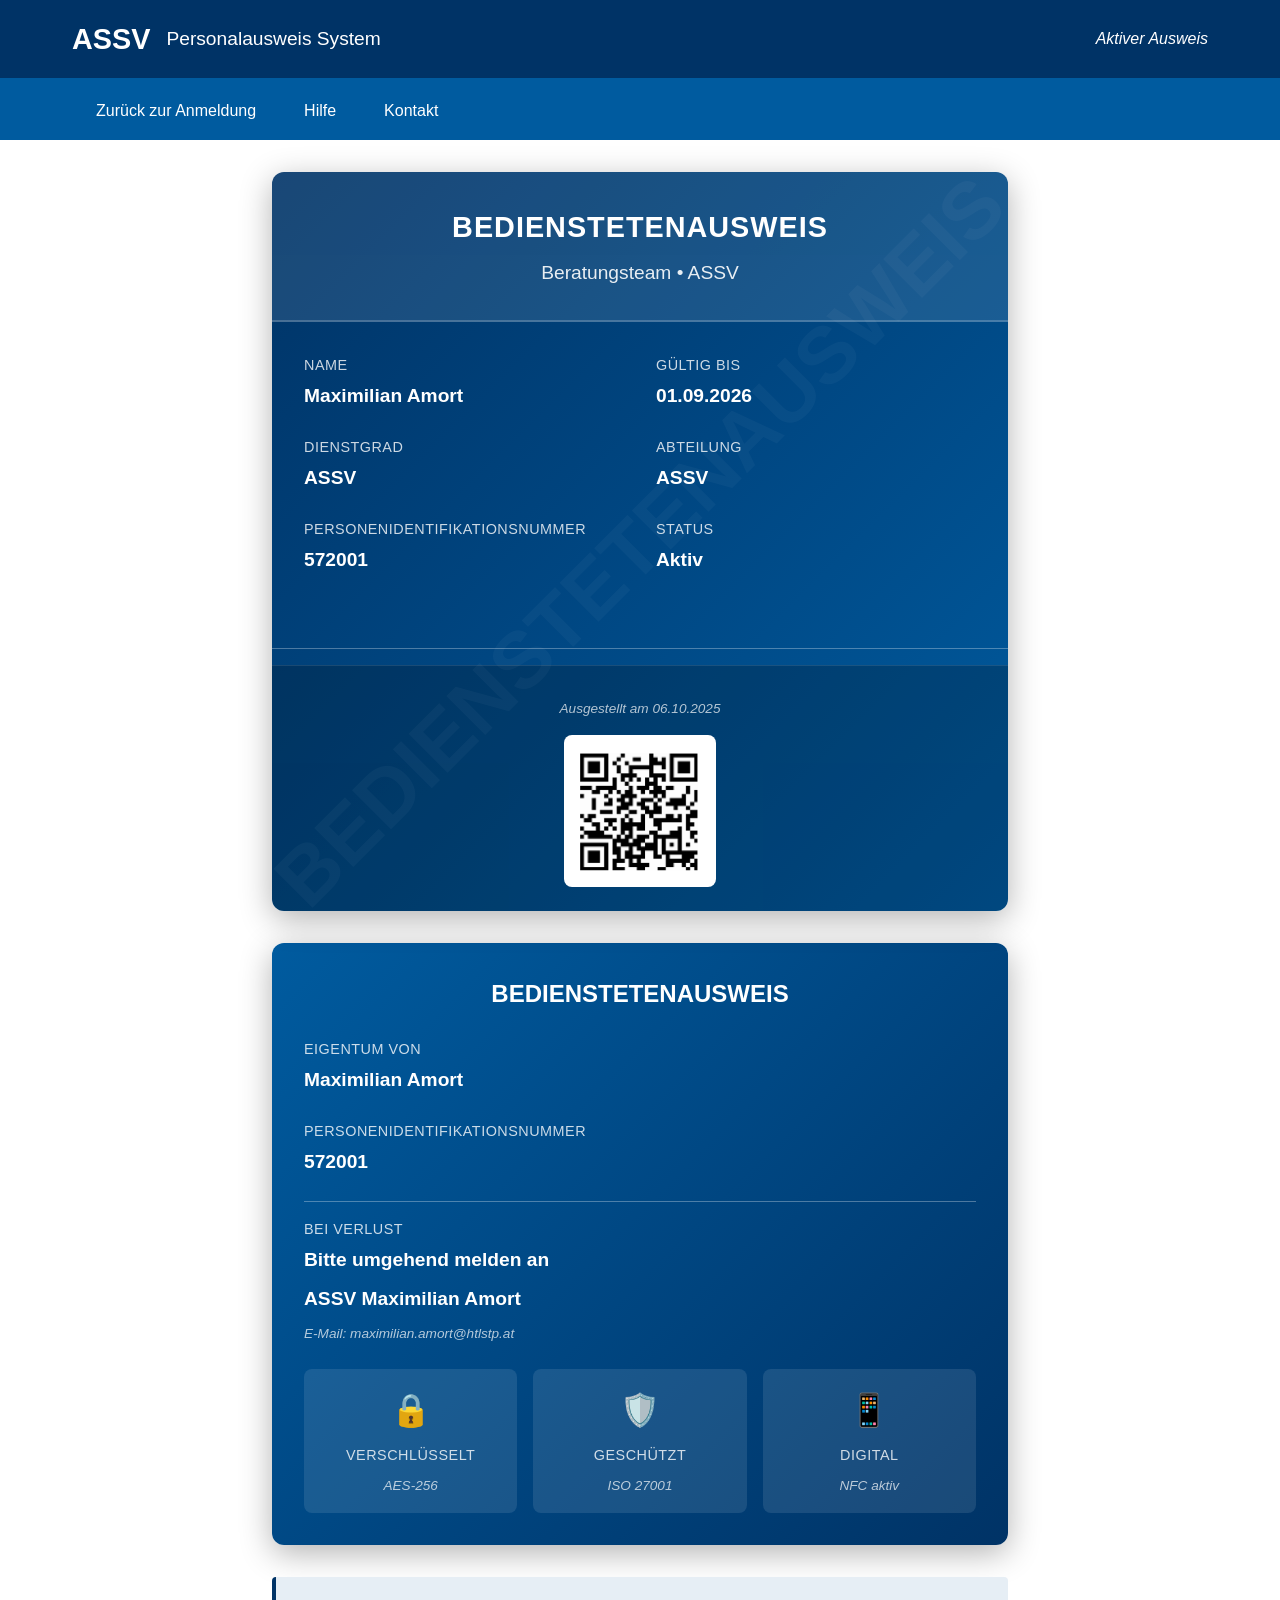
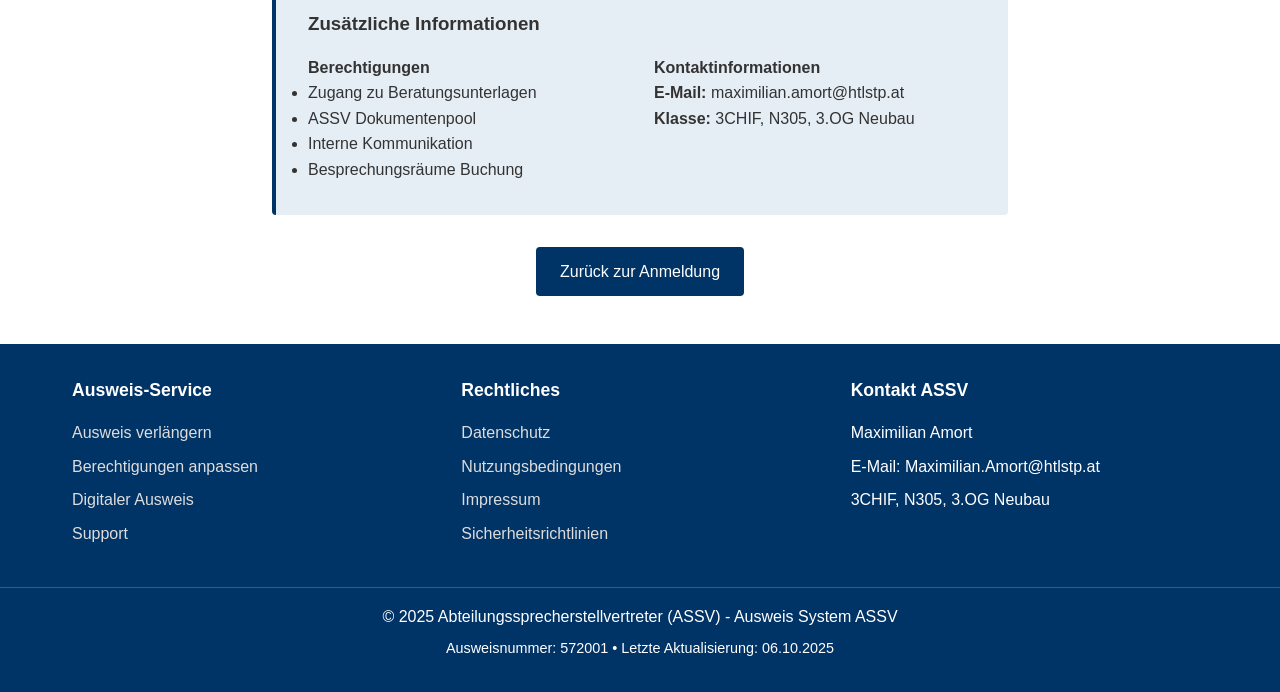
<file: bedienstete/572001/index.html>
<!DOCTYPE html>
<html lang="de">
<head>
    <meta charset="UTF-8">
    <meta name="viewport" content="width=device-width, initial-scale=1.0">
    <title>572001 ASSV - Maximilian Amort</title>
    <link rel="stylesheet" href="/bedienstete/styles.css">
    <style>
        /* Zusätzliche Stile für die Ausweis-Seite */
        .ausweis-container {
            max-width: 800px;
            margin: 2rem auto;
            padding: 0 2rem;
        }

        .ausweis-card {
            background: linear-gradient(135deg, #003366 0%, #005b9f 100%);
            color: white;
            border-radius: 12px;
            box-shadow: 0 8px 32px rgba(0, 0, 0, 0.3);
            overflow: hidden;
            position: relative;
        }

        .ausweis-header {
            background: rgba(255, 255, 255, 0.1);
            padding: 2rem;
            text-align: center;
            border-bottom: 2px solid rgba(255, 255, 255, 0.2);
        }

        .ausweis-title {
            font-size: 1.8rem;
            font-weight: bold;
            margin-bottom: 0.5rem;
            letter-spacing: 1px;
        }

        .ausweis-subtitle {
            font-size: 1.2rem;
            opacity: 0.9;
        }

        .ausweis-content {
            padding: 2rem;
            display: grid;
            grid-template-columns: 1fr 1fr;
            gap: 2rem;
        }

        .ausweis-section {
            margin-bottom: 1.5rem;
        }

        .ausweis-label {
            font-size: 0.9rem;
            opacity: 0.8;
            margin-bottom: 0.25rem;
            text-transform: uppercase;
            letter-spacing: 0.5px;
        }

        .ausweis-value {
            font-size: 1.2rem;
            font-weight: bold;
            margin-bottom: 0.5rem;
        }

        .ausweis-note {
            font-size: 0.85rem;
            opacity: 0.7;
            font-style: italic;
            margin-top: 0.5rem;
        }

        .ausweis-divider {
            height: 1px;
            background: rgba(255, 255, 255, 0.3);
            margin: 1rem 0;
        }

        .ausweis-footer {
            background: rgba(0, 0, 0, 0.2);
            padding: 1.5rem 2rem;
            text-align: center;
            border-top: 1px solid rgba(255, 255, 255, 0.1);
        }

        .ausweis-qr {
            background: white;
            padding: 1rem;
            border-radius: 8px;
            display: inline-block;
            margin-top: 1rem;
        }

        .ausweis-back {
            background: linear-gradient(135deg, #005b9f 0%, #003366 100%);
            color: white;
            border-radius: 12px;
            box-shadow: 0 8px 32px rgba(0, 0, 0, 0.3);
            padding: 2rem;
            margin-top: 2rem;
        }

        .ausweis-back-title {
            font-size: 1.5rem;
            font-weight: bold;
            margin-bottom: 1.5rem;
            text-align: center;
        }

        .security-features {
            display: grid;
            grid-template-columns: repeat(auto-fit, minmax(200px, 1fr));
            gap: 1rem;
            margin-top: 1.5rem;
        }

        .security-feature {
            text-align: center;
            padding: 1rem;
            background: rgba(255, 255, 255, 0.1);
            border-radius: 8px;
        }

        .feature-icon {
            font-size: 2rem;
            margin-bottom: 0.5rem;
        }

        .back-to-login {
            text-align: center;
            margin-top: 2rem;
        }

        @media (max-width: 768px) {
            .ausweis-content {
                grid-template-columns: 1fr;
                gap: 1rem;
            }

            .ausweis-header {
                padding: 1.5rem;
            }

            .ausweis-content {
                padding: 1.5rem;
            }

            .security-features {
                grid-template-columns: 1fr;
            }
        }

        /* Wasserzeichen */
        .watermark {
            position: absolute;
            top: 50%;
            left: 50%;
            transform: translate(-50%, -50%) rotate(-45deg);
            font-size: 5rem;
            opacity: 0.03;
            color: white;
            pointer-events: none;
            white-space: nowrap;
            font-weight: bold;
        }
    </style>
</head>
<body>
<!-- Header mit Logo und Behördenname -->
<header>
    <div class="header-container">
        <div class="logo-container">
            <div class="logo">ASSV</div>
            <div class="department-name">Personalausweis System</div>
        </div>
        <div class="official-seal">
            <div style="font-style: italic;">Aktiver Ausweis</div>
        </div>
    </div>
</header>

<!-- Navigation -->
<nav>
    <div class="nav-container">
        <ul class="nav-menu">
            <li><a href="../">Zurück zur Anmeldung</a></li>
            <li><a href="#help">Hilfe</a></li>
            <li><a href="#contact">Kontakt</a></li>
        </ul>
    </div>
</nav>

<!-- Hauptinhalt - Ausweis -->
<main class="ausweis-container">
    <!-- Vorderseite des Ausweises -->
    <div class="ausweis-card">
        <div class="watermark">BEDIENSTETENAUSWEIS</div>

        <div class="ausweis-header">
            <div class="ausweis-title">BEDIENSTETENAUSWEIS</div>
            <div class="ausweis-subtitle">Beratungsteam • ASSV</div>
        </div>

        <div class="ausweis-content">
            <div>
                <div class="ausweis-section">
                    <div class="ausweis-label">Name</div>
                    <div class="ausweis-value">Maximilian Amort</div>
                </div>

                <div class="ausweis-section">
                    <div class="ausweis-label">Dienstgrad</div>
                    <div class="ausweis-value">ASSV</div>
                </div>

                <div class="ausweis-section">
                    <div class="ausweis-label">Personenidentifikationsnummer</div>
                    <div class="ausweis-value">572001</div>
                </div>
            </div>

            <div>
                <div class="ausweis-section">
                    <div class="ausweis-label">Gültig bis</div>
                    <div class="ausweis-value">01.09.2026</div>
                </div>

                <div class="ausweis-section">
                    <div class="ausweis-label">Abteilung</div>
                    <div class="ausweis-value">ASSV</div>
                </div>

                <div class="ausweis-section">
                    <div class="ausweis-label">Status</div>
                    <div class="ausweis-value">Aktiv</div>
                </div>
            </div>
        </div>

        <div class="ausweis-divider"></div>

        <div class="ausweis-footer">
            <div class="ausweis-note">Ausgestellt am 06.10.2025</div>
            <div class="ausweis-qr">
                <!-- Platz für QR-Code -->
                <div style="width: 120px; height: 120px; background: #f0f0f0; display: flex; align-items: center; justify-content: center; color: #333; font-size: 0.8rem;">
                    <img style="width: 120px; height: 120px" src="572001.png" alt="572001 QR">
                </div>
            </div>
        </div>
    </div>

    <!-- Rückseite des Ausweises -->
    <div class="ausweis-back">
        <div class="ausweis-back-title">BEDIENSTETENAUSWEIS</div>

        <div class="ausweis-section">
            <div class="ausweis-label">Eigentum von</div>
            <div class="ausweis-value">Maximilian Amort</div>
        </div>

        <div class="ausweis-section">
            <div class="ausweis-label">Personenidentifikationsnummer</div>
            <div class="ausweis-value">572001</div>
        </div>

        <div class="ausweis-divider"></div>

        <div class="ausweis-section">
            <div class="ausweis-label">Bei Verlust</div>
            <div class="ausweis-value">Bitte umgehend melden an</div>
            <div class="ausweis-value">ASSV Maximilian Amort</div>
            <div class="ausweis-note">E-Mail: maximilian.amort@htlstp.at</div>
        </div>

        <div class="security-features">
            <div class="security-feature">
                <div class="feature-icon">🔒</div>
                <div class="ausweis-label">Verschlüsselt</div>
                <div class="ausweis-note">AES-256</div>
            </div>
            <div class="security-feature">
                <div class="feature-icon">🛡️</div>
                <div class="ausweis-label">Geschützt</div>
                <div class="ausweis-note">ISO 27001</div>
            </div>
            <div class="security-feature">
                <div class="feature-icon">📱</div>
                <div class="ausweis-label">Digital</div>
                <div class="ausweis-note">NFC aktiv</div>
            </div>
        </div>
    </div>

    <!-- Zusätzliche Informationen -->
    <div class="welcome-section" style="margin-top: 2rem;">
        <h3>Zusätzliche Informationen</h3>
        <div style="display: grid; grid-template-columns: repeat(auto-fit, minmax(250px, 1fr)); gap: 1.5rem; margin-top: 1rem;">
            <div>
                <h4>Berechtigungen</h4>
                <ul>
                    <li>Zugang zu Beratungsunterlagen</li>
                    <li>ASSV Dokumentenpool</li>
                    <li>Interne Kommunikation</li>
                    <li>Besprechungsräume Buchung</li>
                </ul>
            </div>
            <div>
                <h4>Kontaktinformationen</h4>
                <p><strong>E-Mail:</strong> maximilian.amort@htlstp.at</p>
                <p><strong>Klasse:</strong> 3CHIF, N305, 3.OG Neubau</p>
            </div>
        </div>
    </div>

    <div class="back-to-login">
        <a href="../" class="btn btn-primary">Zurück zur Anmeldung</a>
    </div>
</main>

<!-- Footer -->
<footer>
    <div class="footer-container">
        <div class="footer-section">
            <h3>Ausweis-Service</h3>
            <ul>
                <li><a href="#">Ausweis verlängern</a></li>
                <li><a href="#">Berechtigungen anpassen</a></li>
                <li><a href="#">Digitaler Ausweis</a></li>
                <li><a href="#">Support</a></li>
            </ul>
        </div>
        <div class="footer-section">
            <h3>Rechtliches</h3>
            <ul>
                <li><a href="#">Datenschutz</a></li>
                <li><a href="#">Nutzungsbedingungen</a></li>
                <li><a href="#">Impressum</a></li>
                <li><a href="#">Sicherheitsrichtlinien</a></li>
            </ul>
        </div>
        <div class="footer-section">
            <h3>Kontakt ASSV</h3>
            <ul>
                <li>Maximilian Amort</li>
                <li>E-Mail: Maximilian.Amort@htlstp.at</li>
                <li>3CHIF, N305, 3.OG Neubau</li>
            </ul>
        </div>
    </div>
    <div class="copyright">
        <p>&copy; 2025 Abteilungssprecherstellvertreter (ASSV) - Ausweis System ASSV</p>
        <p style="font-size: 0.9rem; margin-top: 0.5rem;">Ausweisnummer: 572001 • Letzte Aktualisierung: 06.10.2025</p>
    </div>
</footer>
</body>
</html>
</file>
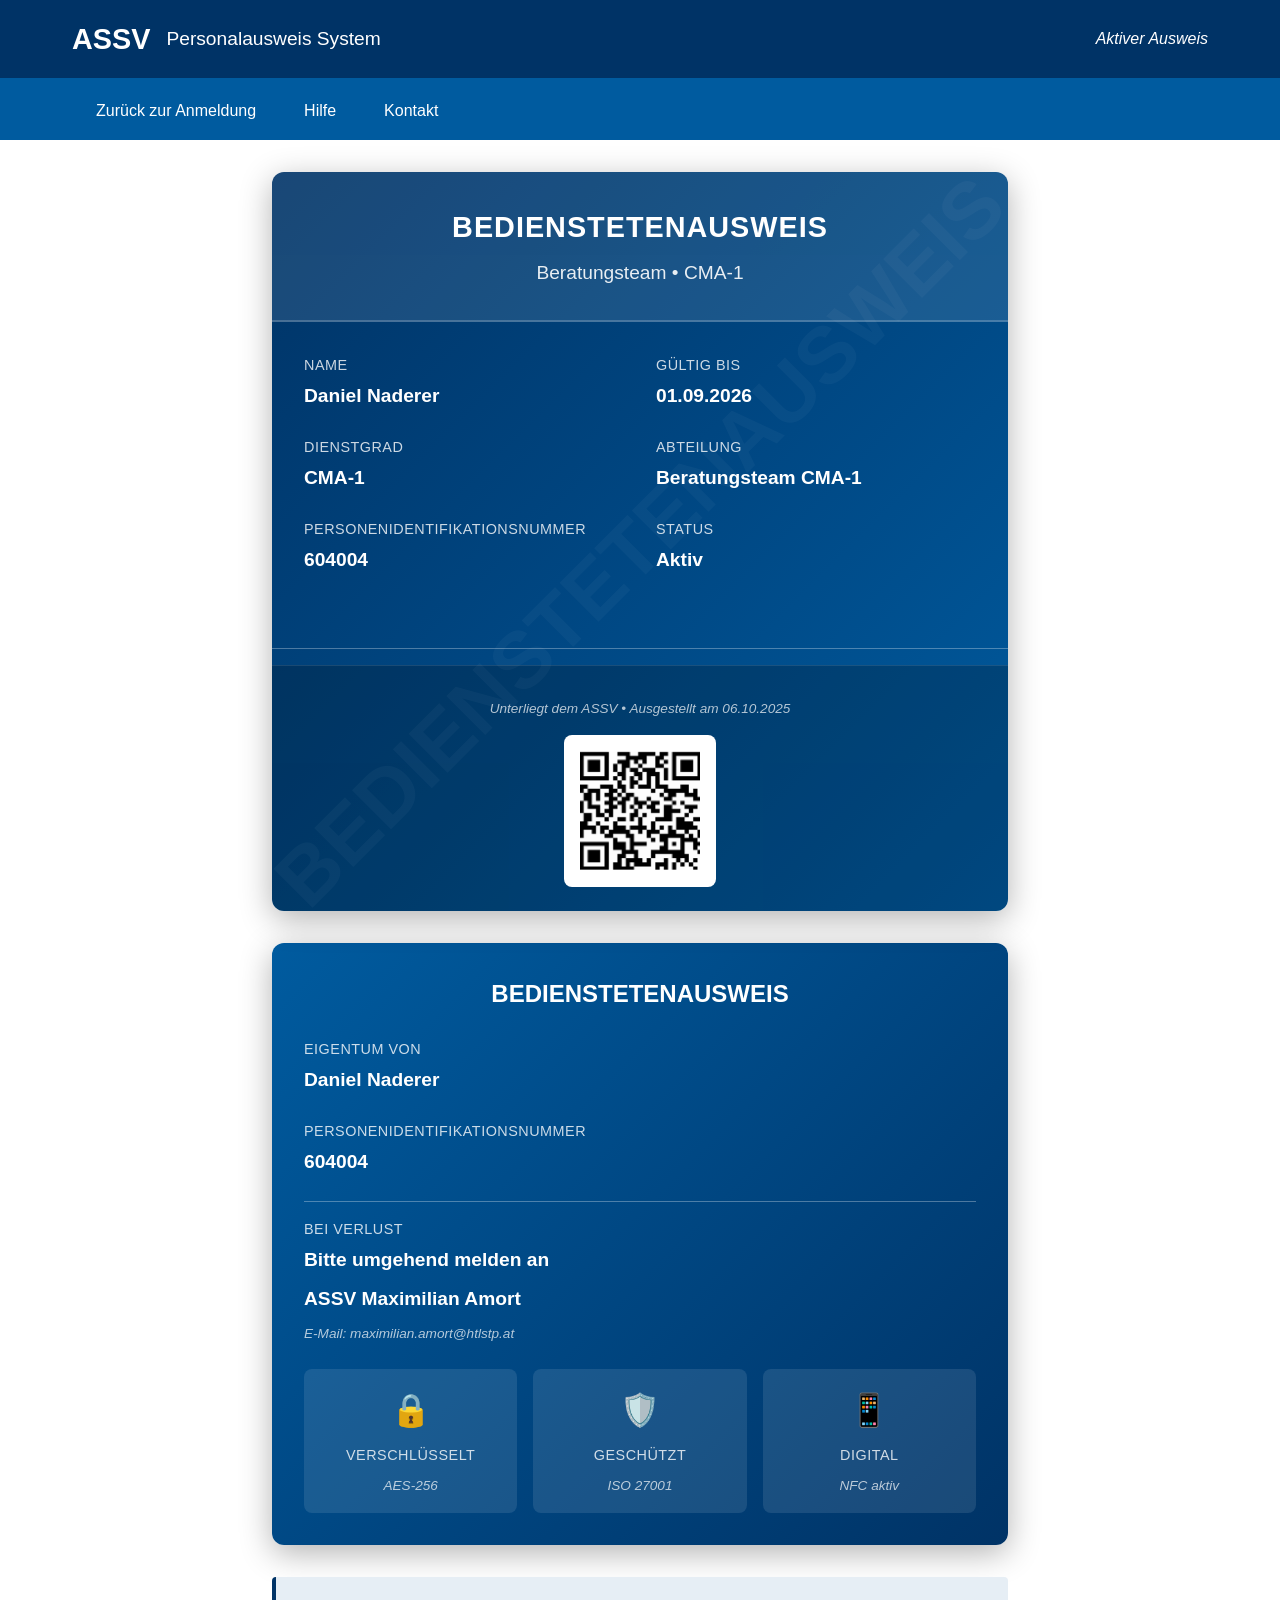
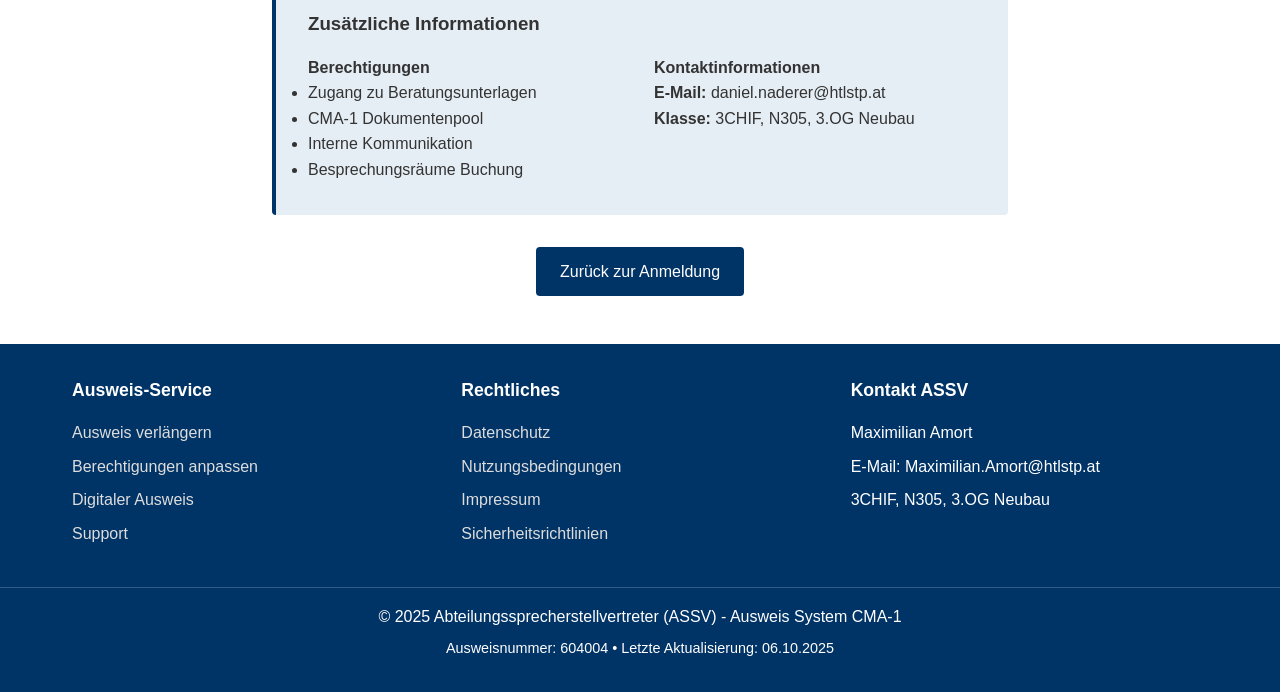
<file: bedienstete/604004/index.html>
<!DOCTYPE html>
<html lang="de">
<head>
    <meta charset="UTF-8">
    <meta name="viewport" content="width=device-width, initial-scale=1.0">
    <title>604004 CMA001 - Daniel Naderer</title>
    <link rel="stylesheet" href="/bedienstete/styles.css">
    <style>
        /* Zusätzliche Stile für die Ausweis-Seite */
        .ausweis-container {
            max-width: 800px;
            margin: 2rem auto;
            padding: 0 2rem;
        }

        .ausweis-card {
            background: linear-gradient(135deg, #003366 0%, #005b9f 100%);
            color: white;
            border-radius: 12px;
            box-shadow: 0 8px 32px rgba(0, 0, 0, 0.3);
            overflow: hidden;
            position: relative;
        }

        .ausweis-header {
            background: rgba(255, 255, 255, 0.1);
            padding: 2rem;
            text-align: center;
            border-bottom: 2px solid rgba(255, 255, 255, 0.2);
        }

        .ausweis-title {
            font-size: 1.8rem;
            font-weight: bold;
            margin-bottom: 0.5rem;
            letter-spacing: 1px;
        }

        .ausweis-subtitle {
            font-size: 1.2rem;
            opacity: 0.9;
        }

        .ausweis-content {
            padding: 2rem;
            display: grid;
            grid-template-columns: 1fr 1fr;
            gap: 2rem;
        }

        .ausweis-section {
            margin-bottom: 1.5rem;
        }

        .ausweis-label {
            font-size: 0.9rem;
            opacity: 0.8;
            margin-bottom: 0.25rem;
            text-transform: uppercase;
            letter-spacing: 0.5px;
        }

        .ausweis-value {
            font-size: 1.2rem;
            font-weight: bold;
            margin-bottom: 0.5rem;
        }

        .ausweis-note {
            font-size: 0.85rem;
            opacity: 0.7;
            font-style: italic;
            margin-top: 0.5rem;
        }

        .ausweis-divider {
            height: 1px;
            background: rgba(255, 255, 255, 0.3);
            margin: 1rem 0;
        }

        .ausweis-footer {
            background: rgba(0, 0, 0, 0.2);
            padding: 1.5rem 2rem;
            text-align: center;
            border-top: 1px solid rgba(255, 255, 255, 0.1);
        }

        .ausweis-qr {
            background: white;
            padding: 1rem;
            border-radius: 8px;
            display: inline-block;
            margin-top: 1rem;
        }

        .ausweis-back {
            background: linear-gradient(135deg, #005b9f 0%, #003366 100%);
            color: white;
            border-radius: 12px;
            box-shadow: 0 8px 32px rgba(0, 0, 0, 0.3);
            padding: 2rem;
            margin-top: 2rem;
        }

        .ausweis-back-title {
            font-size: 1.5rem;
            font-weight: bold;
            margin-bottom: 1.5rem;
            text-align: center;
        }

        .security-features {
            display: grid;
            grid-template-columns: repeat(auto-fit, minmax(200px, 1fr));
            gap: 1rem;
            margin-top: 1.5rem;
        }

        .security-feature {
            text-align: center;
            padding: 1rem;
            background: rgba(255, 255, 255, 0.1);
            border-radius: 8px;
        }

        .feature-icon {
            font-size: 2rem;
            margin-bottom: 0.5rem;
        }

        .back-to-login {
            text-align: center;
            margin-top: 2rem;
        }

        @media (max-width: 768px) {
            .ausweis-content {
                grid-template-columns: 1fr;
                gap: 1rem;
            }

            .ausweis-header {
                padding: 1.5rem;
            }

            .ausweis-content {
                padding: 1.5rem;
            }

            .security-features {
                grid-template-columns: 1fr;
            }
        }

        /* Wasserzeichen */
        .watermark {
            position: absolute;
            top: 50%;
            left: 50%;
            transform: translate(-50%, -50%) rotate(-45deg);
            font-size: 5rem;
            opacity: 0.03;
            color: white;
            pointer-events: none;
            white-space: nowrap;
            font-weight: bold;
        }
    </style>
</head>
<body>
<!-- Header mit Logo und Behördenname -->
<header>
    <div class="header-container">
        <div class="logo-container">
            <div class="logo">ASSV</div>
            <div class="department-name">Personalausweis System</div>
        </div>
        <div class="official-seal">
            <div style="font-style: italic;">Aktiver Ausweis</div>
        </div>
    </div>
</header>

<!-- Navigation -->
<nav>
    <div class="nav-container">
        <ul class="nav-menu">
            <li><a href="../">Zurück zur Anmeldung</a></li>
            <li><a href="#help">Hilfe</a></li>
            <li><a href="#contact">Kontakt</a></li>
        </ul>
    </div>
</nav>

<!-- Hauptinhalt - Ausweis -->
<main class="ausweis-container">
    <!-- Vorderseite des Ausweises -->
    <div class="ausweis-card">
        <div class="watermark">BEDIENSTETENAUSWEIS</div>

        <div class="ausweis-header">
            <div class="ausweis-title">BEDIENSTETENAUSWEIS</div>
            <div class="ausweis-subtitle">Beratungsteam • CMA-1</div>
        </div>

        <div class="ausweis-content">
            <div>
                <div class="ausweis-section">
                    <div class="ausweis-label">Name</div>
                    <div class="ausweis-value">Daniel Naderer</div>
                </div>

                <div class="ausweis-section">
                    <div class="ausweis-label">Dienstgrad</div>
                    <div class="ausweis-value">CMA-1</div>
                </div>

                <div class="ausweis-section">
                    <div class="ausweis-label">Personenidentifikationsnummer</div>
                    <div class="ausweis-value">604004</div>
                </div>
            </div>

            <div>
                <div class="ausweis-section">
                    <div class="ausweis-label">Gültig bis</div>
                    <div class="ausweis-value">01.09.2026</div>
                </div>

                <div class="ausweis-section">
                    <div class="ausweis-label">Abteilung</div>
                    <div class="ausweis-value">Beratungsteam CMA-1</div>
                </div>

                <div class="ausweis-section">
                    <div class="ausweis-label">Status</div>
                    <div class="ausweis-value">Aktiv</div>
                </div>
            </div>
        </div>

        <div class="ausweis-divider"></div>

        <div class="ausweis-footer">
            <div class="ausweis-note">Unterliegt dem ASSV • Ausgestellt am 06.10.2025</div>
            <div class="ausweis-qr">
                <!-- Platz für QR-Code -->
                <div style="width: 120px; height: 120px; background: #f0f0f0; display: flex; align-items: center; justify-content: center; color: #333; font-size: 0.8rem;">
                    <img style="width: 120px; height: 120px" src="604004.png" alt="604004 QR">
                </div>
            </div>
        </div>
    </div>

    <!-- Rückseite des Ausweises -->
    <div class="ausweis-back">
        <div class="ausweis-back-title">BEDIENSTETENAUSWEIS</div>

        <div class="ausweis-section">
            <div class="ausweis-label">Eigentum von</div>
            <div class="ausweis-value">Daniel Naderer</div>
        </div>

        <div class="ausweis-section">
            <div class="ausweis-label">Personenidentifikationsnummer</div>
            <div class="ausweis-value">604004</div>
        </div>

        <div class="ausweis-divider"></div>

        <div class="ausweis-section">
            <div class="ausweis-label">Bei Verlust</div>
            <div class="ausweis-value">Bitte umgehend melden an</div>
            <div class="ausweis-value">ASSV Maximilian Amort</div>
            <div class="ausweis-note">E-Mail: maximilian.amort@htlstp.at</div>
        </div>

        <div class="security-features">
            <div class="security-feature">
                <div class="feature-icon">🔒</div>
                <div class="ausweis-label">Verschlüsselt</div>
                <div class="ausweis-note">AES-256</div>
            </div>
            <div class="security-feature">
                <div class="feature-icon">🛡️</div>
                <div class="ausweis-label">Geschützt</div>
                <div class="ausweis-note">ISO 27001</div>
            </div>
            <div class="security-feature">
                <div class="feature-icon">📱</div>
                <div class="ausweis-label">Digital</div>
                <div class="ausweis-note">NFC aktiv</div>
            </div>
        </div>
    </div>

    <!-- Zusätzliche Informationen -->
    <div class="welcome-section" style="margin-top: 2rem;">
        <h3>Zusätzliche Informationen</h3>
        <div style="display: grid; grid-template-columns: repeat(auto-fit, minmax(250px, 1fr)); gap: 1.5rem; margin-top: 1rem;">
            <div>
                <h4>Berechtigungen</h4>
                <ul>
                    <li>Zugang zu Beratungsunterlagen</li>
                    <li>CMA-1 Dokumentenpool</li>
                    <li>Interne Kommunikation</li>
                    <li>Besprechungsräume Buchung</li>
                </ul>
            </div>
            <div>
                <h4>Kontaktinformationen</h4>
                <p><strong>E-Mail:</strong> daniel.naderer@htlstp.at</p>
                <p><strong>Klasse:</strong> 3CHIF, N305, 3.OG Neubau</p>
            </div>
        </div>
    </div>

    <div class="back-to-login">
        <a href="../" class="btn btn-primary">Zurück zur Anmeldung</a>
    </div>
</main>

<!-- Footer -->
<footer>
    <div class="footer-container">
        <div class="footer-section">
            <h3>Ausweis-Service</h3>
            <ul>
                <li><a href="#">Ausweis verlängern</a></li>
                <li><a href="#">Berechtigungen anpassen</a></li>
                <li><a href="#">Digitaler Ausweis</a></li>
                <li><a href="#">Support</a></li>
            </ul>
        </div>
        <div class="footer-section">
            <h3>Rechtliches</h3>
            <ul>
                <li><a href="#">Datenschutz</a></li>
                <li><a href="#">Nutzungsbedingungen</a></li>
                <li><a href="#">Impressum</a></li>
                <li><a href="#">Sicherheitsrichtlinien</a></li>
            </ul>
        </div>
        <div class="footer-section">
            <h3>Kontakt ASSV</h3>
            <ul>
                <li>Maximilian Amort</li>
                <li>E-Mail: Maximilian.Amort@htlstp.at</li>
                <li>3CHIF, N305, 3.OG Neubau</li>
            </ul>
        </div>
    </div>
    <div class="copyright">
        <p>&copy; 2025 Abteilungssprecherstellvertreter (ASSV) - Ausweis System CMA-1</p>
        <p style="font-size: 0.9rem; margin-top: 0.5rem;">Ausweisnummer: 604004 • Letzte Aktualisierung: 06.10.2025</p>
    </div>
</footer>
</body>
</html>
</file>
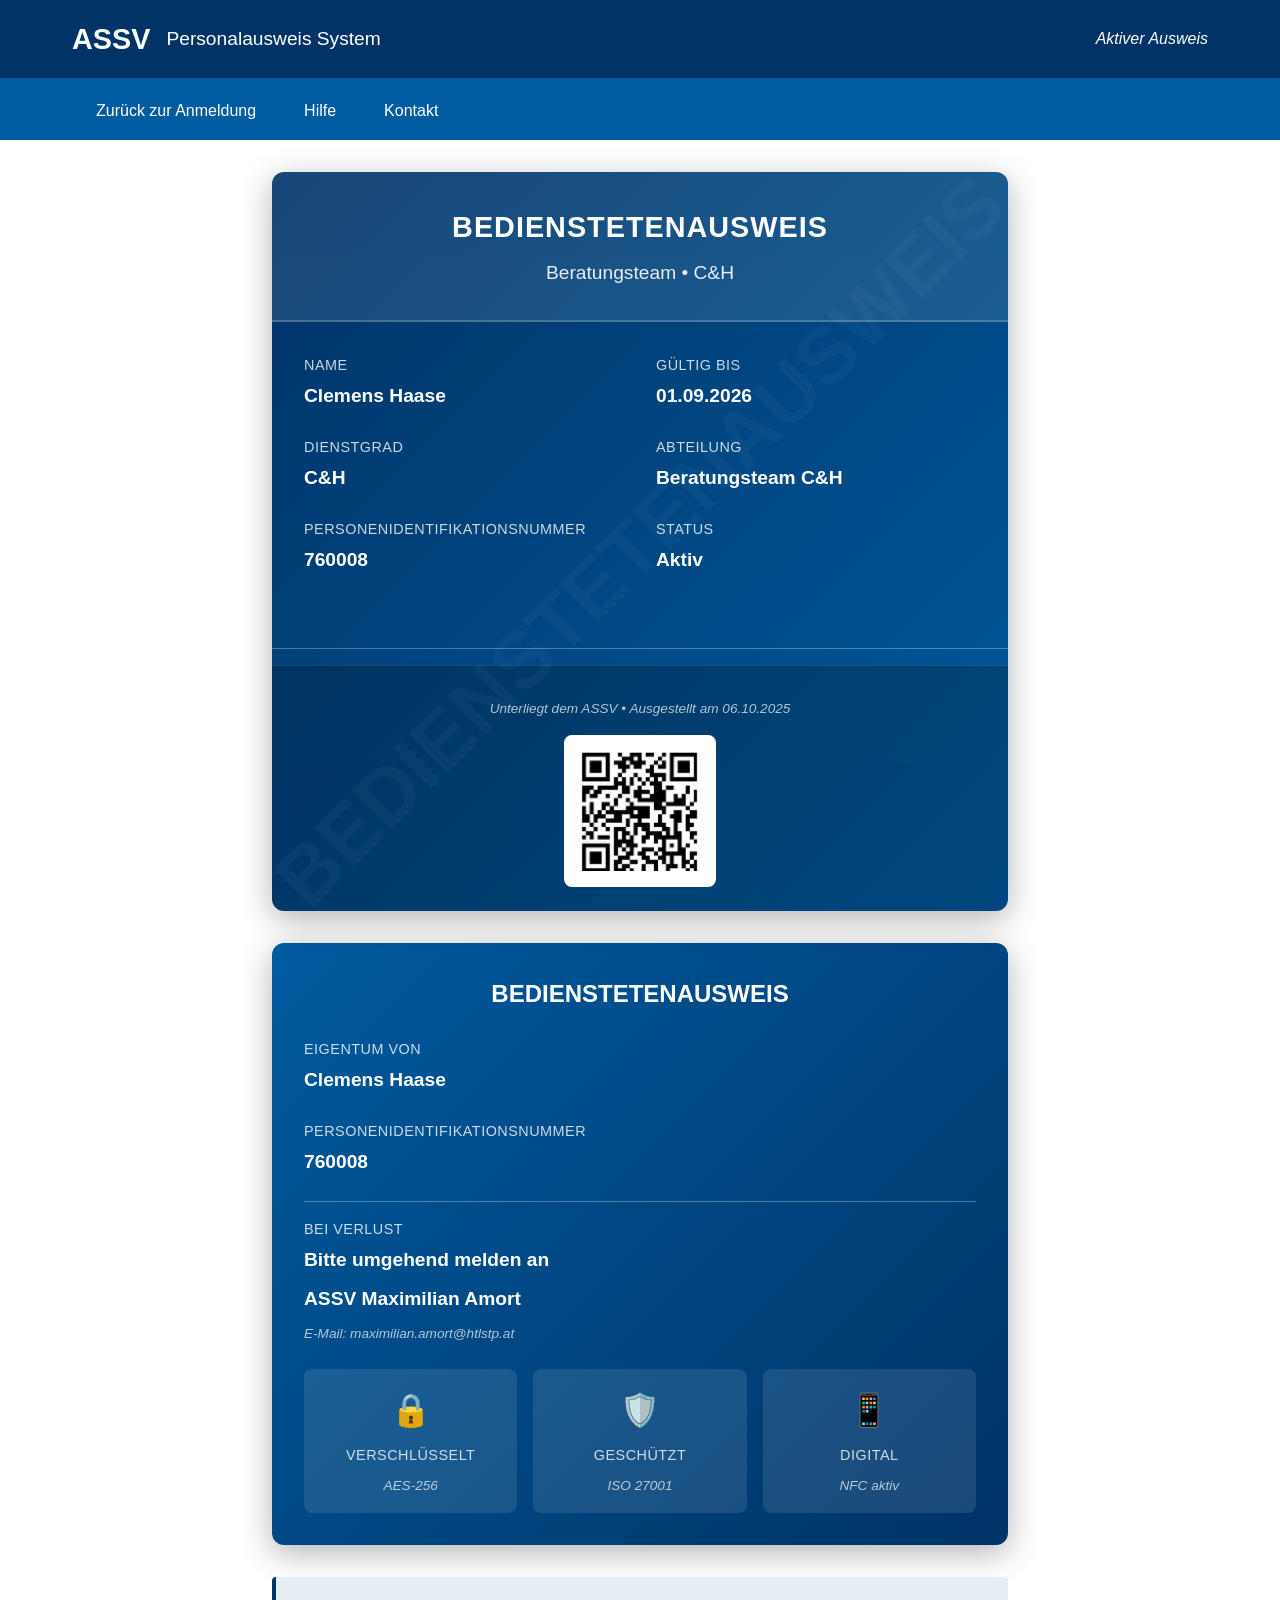
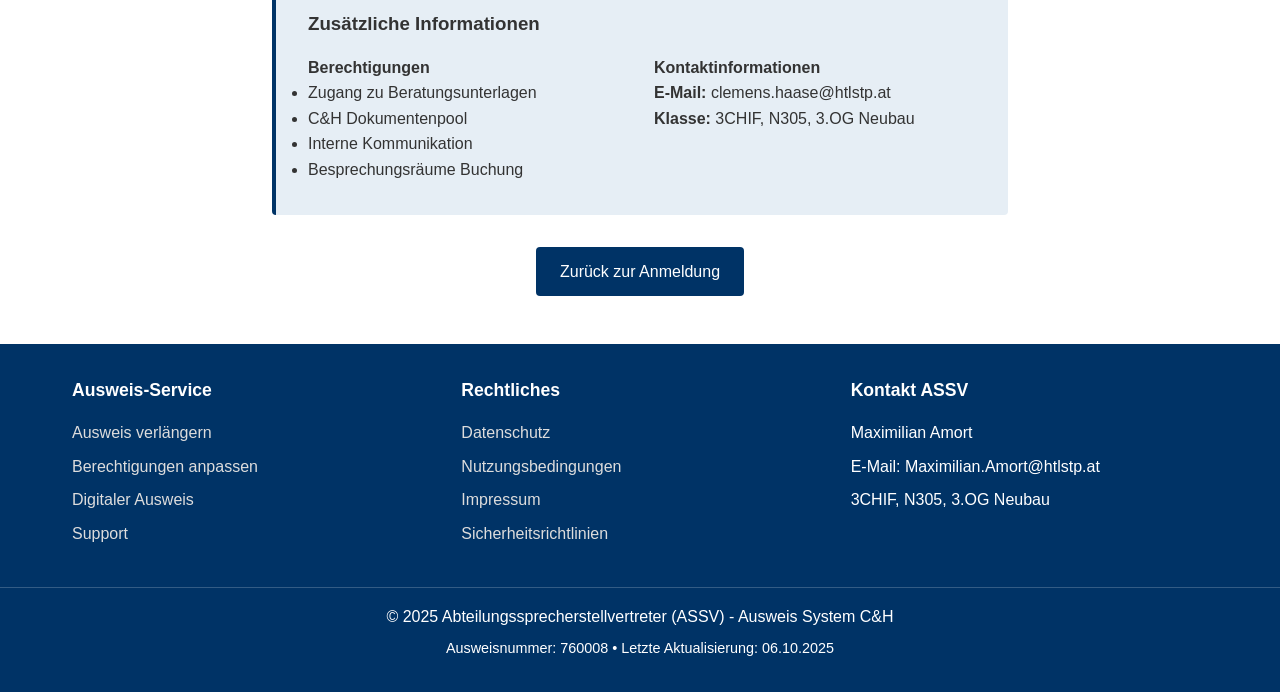
<file: bedienstete/760008/index.html>
<!DOCTYPE html>
<html lang="de">
<head>
    <meta charset="UTF-8">
    <meta name="viewport" content="width=device-width, initial-scale=1.0">
    <title>760008 C&H - Clemens Haase</title>
    <link rel="stylesheet" href="/bedienstete/styles.css">
    <style>
        /* Zusätzliche Stile für die Ausweis-Seite */
        .ausweis-container {
            max-width: 800px;
            margin: 2rem auto;
            padding: 0 2rem;
        }

        .ausweis-card {
            background: linear-gradient(135deg, #003366 0%, #005b9f 100%);
            color: white;
            border-radius: 12px;
            box-shadow: 0 8px 32px rgba(0, 0, 0, 0.3);
            overflow: hidden;
            position: relative;
        }

        .ausweis-header {
            background: rgba(255, 255, 255, 0.1);
            padding: 2rem;
            text-align: center;
            border-bottom: 2px solid rgba(255, 255, 255, 0.2);
        }

        .ausweis-title {
            font-size: 1.8rem;
            font-weight: bold;
            margin-bottom: 0.5rem;
            letter-spacing: 1px;
        }

        .ausweis-subtitle {
            font-size: 1.2rem;
            opacity: 0.9;
        }

        .ausweis-content {
            padding: 2rem;
            display: grid;
            grid-template-columns: 1fr 1fr;
            gap: 2rem;
        }

        .ausweis-section {
            margin-bottom: 1.5rem;
        }

        .ausweis-label {
            font-size: 0.9rem;
            opacity: 0.8;
            margin-bottom: 0.25rem;
            text-transform: uppercase;
            letter-spacing: 0.5px;
        }

        .ausweis-value {
            font-size: 1.2rem;
            font-weight: bold;
            margin-bottom: 0.5rem;
        }

        .ausweis-note {
            font-size: 0.85rem;
            opacity: 0.7;
            font-style: italic;
            margin-top: 0.5rem;
        }

        .ausweis-divider {
            height: 1px;
            background: rgba(255, 255, 255, 0.3);
            margin: 1rem 0;
        }

        .ausweis-footer {
            background: rgba(0, 0, 0, 0.2);
            padding: 1.5rem 2rem;
            text-align: center;
            border-top: 1px solid rgba(255, 255, 255, 0.1);
        }

        .ausweis-qr {
            background: white;
            padding: 1rem;
            border-radius: 8px;
            display: inline-block;
            margin-top: 1rem;
        }

        .ausweis-back {
            background: linear-gradient(135deg, #005b9f 0%, #003366 100%);
            color: white;
            border-radius: 12px;
            box-shadow: 0 8px 32px rgba(0, 0, 0, 0.3);
            padding: 2rem;
            margin-top: 2rem;
        }

        .ausweis-back-title {
            font-size: 1.5rem;
            font-weight: bold;
            margin-bottom: 1.5rem;
            text-align: center;
        }

        .security-features {
            display: grid;
            grid-template-columns: repeat(auto-fit, minmax(200px, 1fr));
            gap: 1rem;
            margin-top: 1.5rem;
        }

        .security-feature {
            text-align: center;
            padding: 1rem;
            background: rgba(255, 255, 255, 0.1);
            border-radius: 8px;
        }

        .feature-icon {
            font-size: 2rem;
            margin-bottom: 0.5rem;
        }

        .back-to-login {
            text-align: center;
            margin-top: 2rem;
        }

        @media (max-width: 768px) {
            .ausweis-content {
                grid-template-columns: 1fr;
                gap: 1rem;
            }

            .ausweis-header {
                padding: 1.5rem;
            }

            .ausweis-content {
                padding: 1.5rem;
            }

            .security-features {
                grid-template-columns: 1fr;
            }
        }

        /* Wasserzeichen */
        .watermark {
            position: absolute;
            top: 50%;
            left: 50%;
            transform: translate(-50%, -50%) rotate(-45deg);
            font-size: 5rem;
            opacity: 0.03;
            color: white;
            pointer-events: none;
            white-space: nowrap;
            font-weight: bold;
        }
    </style>
</head>
<body>
<!-- Header mit Logo und Behördenname -->
<header>
    <div class="header-container">
        <div class="logo-container">
            <div class="logo">ASSV</div>
            <div class="department-name">Personalausweis System</div>
        </div>
        <div class="official-seal">
            <div style="font-style: italic;">Aktiver Ausweis</div>
        </div>
    </div>
</header>

<!-- Navigation -->
<nav>
    <div class="nav-container">
        <ul class="nav-menu">
            <li><a href="../">Zurück zur Anmeldung</a></li>
            <li><a href="#help">Hilfe</a></li>
            <li><a href="#contact">Kontakt</a></li>
        </ul>
    </div>
</nav>

<!-- Hauptinhalt - Ausweis -->
<main class="ausweis-container">
    <!-- Vorderseite des Ausweises -->
    <div class="ausweis-card">
        <div class="watermark">BEDIENSTETENAUSWEIS</div>

        <div class="ausweis-header">
            <div class="ausweis-title">BEDIENSTETENAUSWEIS</div>
            <div class="ausweis-subtitle">Beratungsteam • C&H</div>
        </div>

        <div class="ausweis-content">
            <div>
                <div class="ausweis-section">
                    <div class="ausweis-label">Name</div>
                    <div class="ausweis-value">Clemens Haase</div>
                </div>

                <div class="ausweis-section">
                    <div class="ausweis-label">Dienstgrad</div>
                    <div class="ausweis-value">C&H</div>
                </div>

                <div class="ausweis-section">
                    <div class="ausweis-label">Personenidentifikationsnummer</div>
                    <div class="ausweis-value">760008</div>
                </div>
            </div>

            <div>
                <div class="ausweis-section">
                    <div class="ausweis-label">Gültig bis</div>
                    <div class="ausweis-value">01.09.2026</div>
                </div>

                <div class="ausweis-section">
                    <div class="ausweis-label">Abteilung</div>
                    <div class="ausweis-value">Beratungsteam C&H</div>
                </div>

                <div class="ausweis-section">
                    <div class="ausweis-label">Status</div>
                    <div class="ausweis-value">Aktiv</div>
                </div>
            </div>
        </div>

        <div class="ausweis-divider"></div>

        <div class="ausweis-footer">
            <div class="ausweis-note">Unterliegt dem ASSV • Ausgestellt am 06.10.2025</div>
            <div class="ausweis-qr">
                <!-- Platz für QR-Code -->
                <div style="width: 120px; height: 120px; background: #f0f0f0; display: flex; align-items: center; justify-content: center; color: #333; font-size: 0.8rem;">
                    <img style="width: 120px; height: 120px" src="760008.png" alt="760008 QR">
                </div>
            </div>
        </div>
    </div>

    <!-- Rückseite des Ausweises -->
    <div class="ausweis-back">
        <div class="ausweis-back-title">BEDIENSTETENAUSWEIS</div>

        <div class="ausweis-section">
            <div class="ausweis-label">Eigentum von</div>
            <div class="ausweis-value">Clemens Haase</div>
        </div>

        <div class="ausweis-section">
            <div class="ausweis-label">Personenidentifikationsnummer</div>
            <div class="ausweis-value">760008</div>
        </div>

        <div class="ausweis-divider"></div>

        <div class="ausweis-section">
            <div class="ausweis-label">Bei Verlust</div>
            <div class="ausweis-value">Bitte umgehend melden an</div>
            <div class="ausweis-value">ASSV Maximilian Amort</div>
            <div class="ausweis-note">E-Mail: maximilian.amort@htlstp.at</div>
        </div>

        <div class="security-features">
            <div class="security-feature">
                <div class="feature-icon">🔒</div>
                <div class="ausweis-label">Verschlüsselt</div>
                <div class="ausweis-note">AES-256</div>
            </div>
            <div class="security-feature">
                <div class="feature-icon">🛡️</div>
                <div class="ausweis-label">Geschützt</div>
                <div class="ausweis-note">ISO 27001</div>
            </div>
            <div class="security-feature">
                <div class="feature-icon">📱</div>
                <div class="ausweis-label">Digital</div>
                <div class="ausweis-note">NFC aktiv</div>
            </div>
        </div>
    </div>

    <!-- Zusätzliche Informationen -->
    <div class="welcome-section" style="margin-top: 2rem;">
        <h3>Zusätzliche Informationen</h3>
        <div style="display: grid; grid-template-columns: repeat(auto-fit, minmax(250px, 1fr)); gap: 1.5rem; margin-top: 1rem;">
            <div>
                <h4>Berechtigungen</h4>
                <ul>
                    <li>Zugang zu Beratungsunterlagen</li>
                    <li>C&H Dokumentenpool</li>
                    <li>Interne Kommunikation</li>
                    <li>Besprechungsräume Buchung</li>
                </ul>
            </div>
            <div>
                <h4>Kontaktinformationen</h4>
                <p><strong>E-Mail:</strong> clemens.haase@htlstp.at</p>
                <p><strong>Klasse:</strong> 3CHIF, N305, 3.OG Neubau</p>
            </div>
        </div>
    </div>

    <div class="back-to-login">
        <a href="../" class="btn btn-primary">Zurück zur Anmeldung</a>
    </div>
</main>

<!-- Footer -->
<footer>
    <div class="footer-container">
        <div class="footer-section">
            <h3>Ausweis-Service</h3>
            <ul>
                <li><a href="#">Ausweis verlängern</a></li>
                <li><a href="#">Berechtigungen anpassen</a></li>
                <li><a href="#">Digitaler Ausweis</a></li>
                <li><a href="#">Support</a></li>
            </ul>
        </div>
        <div class="footer-section">
            <h3>Rechtliches</h3>
            <ul>
                <li><a href="#">Datenschutz</a></li>
                <li><a href="#">Nutzungsbedingungen</a></li>
                <li><a href="#">Impressum</a></li>
                <li><a href="#">Sicherheitsrichtlinien</a></li>
            </ul>
        </div>
        <div class="footer-section">
            <h3>Kontakt ASSV</h3>
            <ul>
                <li>Maximilian Amort</li>
                <li>E-Mail: Maximilian.Amort@htlstp.at</li>
                <li>3CHIF, N305, 3.OG Neubau</li>
            </ul>
        </div>
    </div>
    <div class="copyright">
        <p>&copy; 2025 Abteilungssprecherstellvertreter (ASSV) - Ausweis System C&H</p>
        <p style="font-size: 0.9rem; margin-top: 0.5rem;">Ausweisnummer: 760008 • Letzte Aktualisierung: 06.10.2025</p>
    </div>
</footer>
</body>
</html>
</file>
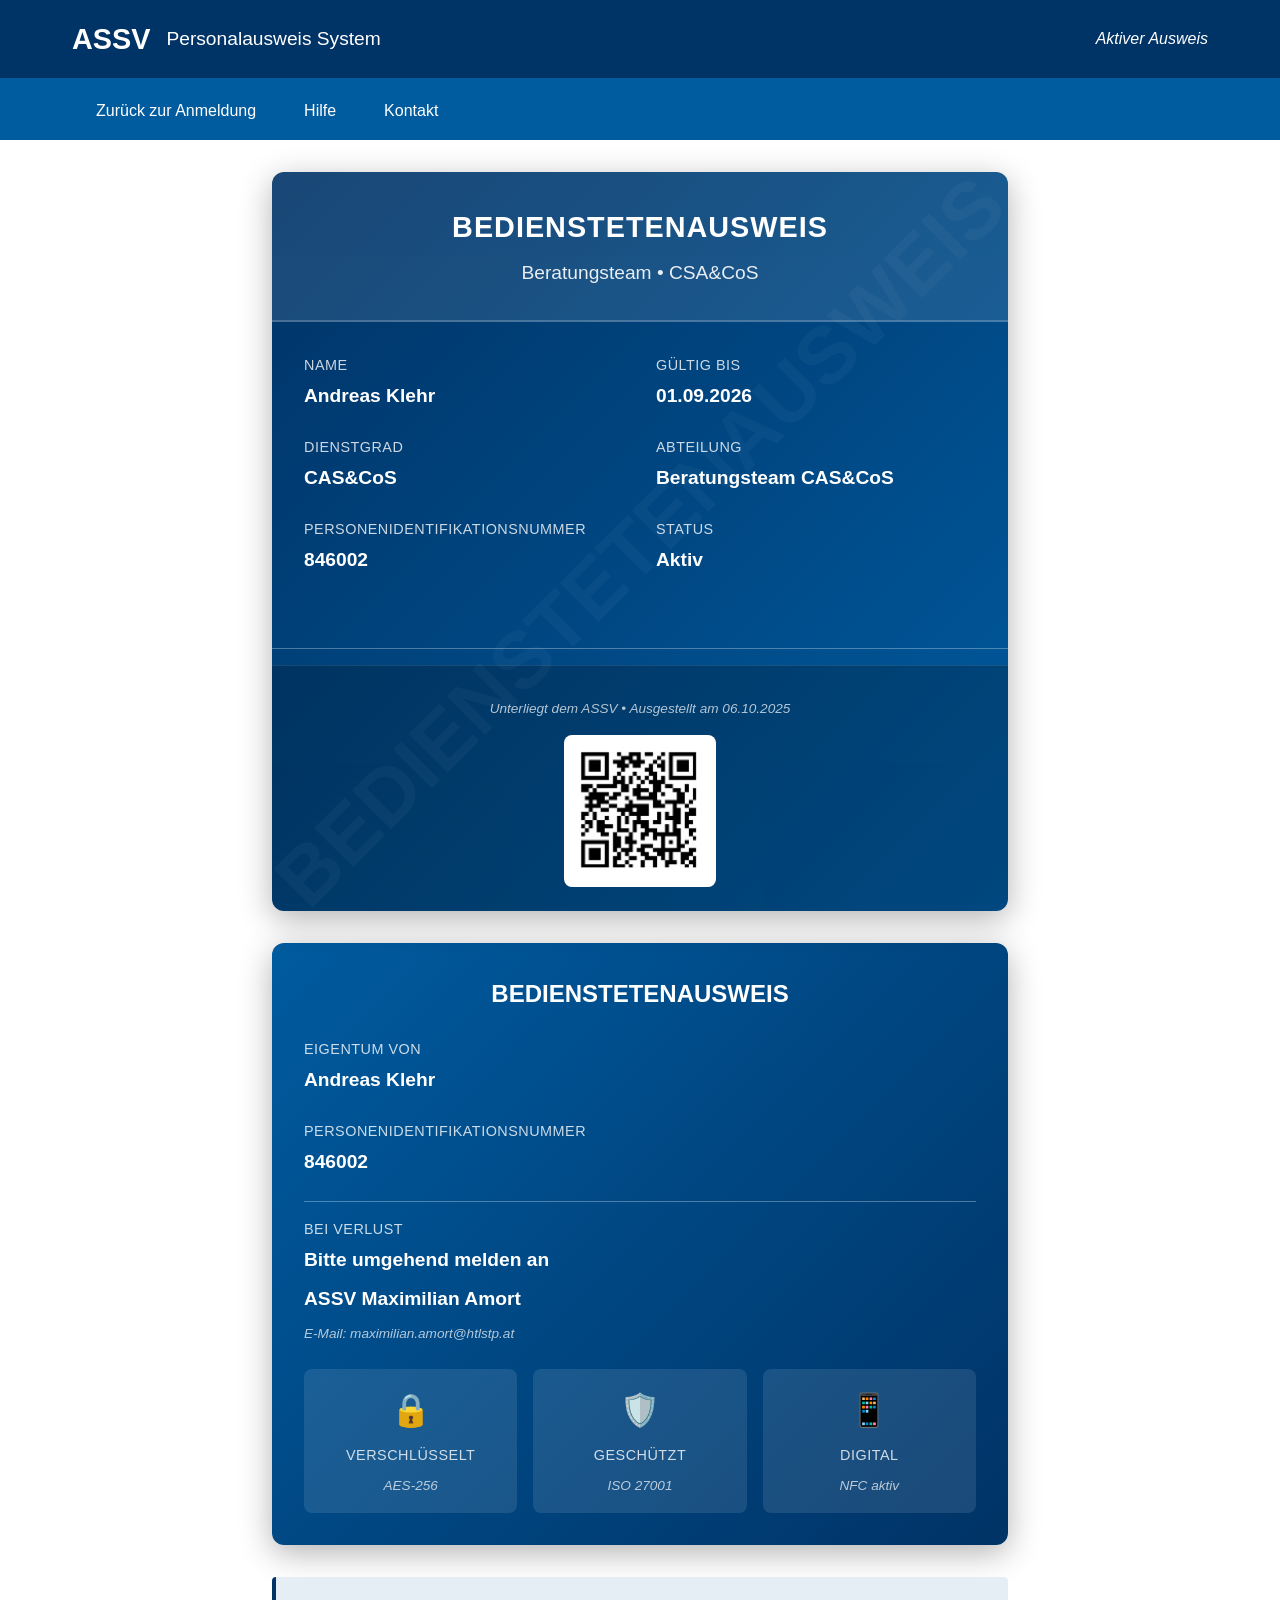
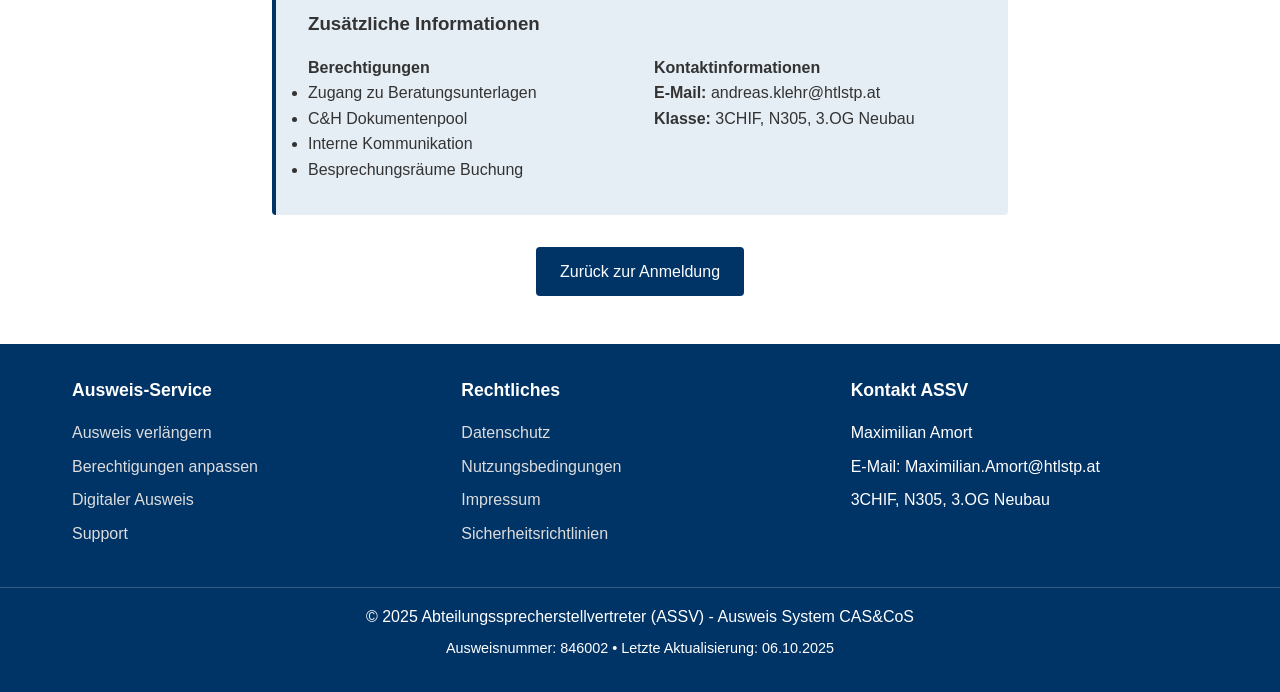
<file: bedienstete/846002/index.html>
<!DOCTYPE html>
<html lang="de">
<head>
    <meta charset="UTF-8">
    <meta name="viewport" content="width=device-width, initial-scale=1.0">
    <title>846002 CSA&CoS - Andreas Klehr</title>
    <link rel="stylesheet" href="/bedienstete/styles.css">
    <style>
        /* Zusätzliche Stile für die Ausweis-Seite */
        .ausweis-container {
            max-width: 800px;
            margin: 2rem auto;
            padding: 0 2rem;
        }

        .ausweis-card {
            background: linear-gradient(135deg, #003366 0%, #005b9f 100%);
            color: white;
            border-radius: 12px;
            box-shadow: 0 8px 32px rgba(0, 0, 0, 0.3);
            overflow: hidden;
            position: relative;
        }

        .ausweis-header {
            background: rgba(255, 255, 255, 0.1);
            padding: 2rem;
            text-align: center;
            border-bottom: 2px solid rgba(255, 255, 255, 0.2);
        }

        .ausweis-title {
            font-size: 1.8rem;
            font-weight: bold;
            margin-bottom: 0.5rem;
            letter-spacing: 1px;
        }

        .ausweis-subtitle {
            font-size: 1.2rem;
            opacity: 0.9;
        }

        .ausweis-content {
            padding: 2rem;
            display: grid;
            grid-template-columns: 1fr 1fr;
            gap: 2rem;
        }

        .ausweis-section {
            margin-bottom: 1.5rem;
        }

        .ausweis-label {
            font-size: 0.9rem;
            opacity: 0.8;
            margin-bottom: 0.25rem;
            text-transform: uppercase;
            letter-spacing: 0.5px;
        }

        .ausweis-value {
            font-size: 1.2rem;
            font-weight: bold;
            margin-bottom: 0.5rem;
        }

        .ausweis-note {
            font-size: 0.85rem;
            opacity: 0.7;
            font-style: italic;
            margin-top: 0.5rem;
        }

        .ausweis-divider {
            height: 1px;
            background: rgba(255, 255, 255, 0.3);
            margin: 1rem 0;
        }

        .ausweis-footer {
            background: rgba(0, 0, 0, 0.2);
            padding: 1.5rem 2rem;
            text-align: center;
            border-top: 1px solid rgba(255, 255, 255, 0.1);
        }

        .ausweis-qr {
            background: white;
            padding: 1rem;
            border-radius: 8px;
            display: inline-block;
            margin-top: 1rem;
        }

        .ausweis-back {
            background: linear-gradient(135deg, #005b9f 0%, #003366 100%);
            color: white;
            border-radius: 12px;
            box-shadow: 0 8px 32px rgba(0, 0, 0, 0.3);
            padding: 2rem;
            margin-top: 2rem;
        }

        .ausweis-back-title {
            font-size: 1.5rem;
            font-weight: bold;
            margin-bottom: 1.5rem;
            text-align: center;
        }

        .security-features {
            display: grid;
            grid-template-columns: repeat(auto-fit, minmax(200px, 1fr));
            gap: 1rem;
            margin-top: 1.5rem;
        }

        .security-feature {
            text-align: center;
            padding: 1rem;
            background: rgba(255, 255, 255, 0.1);
            border-radius: 8px;
        }

        .feature-icon {
            font-size: 2rem;
            margin-bottom: 0.5rem;
        }

        .back-to-login {
            text-align: center;
            margin-top: 2rem;
        }

        @media (max-width: 768px) {
            .ausweis-content {
                grid-template-columns: 1fr;
                gap: 1rem;
            }

            .ausweis-header {
                padding: 1.5rem;
            }

            .ausweis-content {
                padding: 1.5rem;
            }

            .security-features {
                grid-template-columns: 1fr;
            }
        }

        /* Wasserzeichen */
        .watermark {
            position: absolute;
            top: 50%;
            left: 50%;
            transform: translate(-50%, -50%) rotate(-45deg);
            font-size: 5rem;
            opacity: 0.03;
            color: white;
            pointer-events: none;
            white-space: nowrap;
            font-weight: bold;
        }
    </style>
</head>
<body>
<!-- Header mit Logo und Behördenname -->
<header>
    <div class="header-container">
        <div class="logo-container">
            <div class="logo">ASSV</div>
            <div class="department-name">Personalausweis System</div>
        </div>
        <div class="official-seal">
            <div style="font-style: italic;">Aktiver Ausweis</div>
        </div>
    </div>
</header>

<!-- Navigation -->
<nav>
    <div class="nav-container">
        <ul class="nav-menu">
            <li><a href="../">Zurück zur Anmeldung</a></li>
            <li><a href="#help">Hilfe</a></li>
            <li><a href="#contact">Kontakt</a></li>
        </ul>
    </div>
</nav>

<!-- Hauptinhalt - Ausweis -->
<main class="ausweis-container">
    <!-- Vorderseite des Ausweises -->
    <div class="ausweis-card">
        <div class="watermark">BEDIENSTETENAUSWEIS</div>

        <div class="ausweis-header">
            <div class="ausweis-title">BEDIENSTETENAUSWEIS</div>
            <div class="ausweis-subtitle">Beratungsteam • CSA&CoS</div>
        </div>

        <div class="ausweis-content">
            <div>
                <div class="ausweis-section">
                    <div class="ausweis-label">Name</div>
                    <div class="ausweis-value">Andreas Klehr</div>
                </div>

                <div class="ausweis-section">
                    <div class="ausweis-label">Dienstgrad</div>
                    <div class="ausweis-value">CAS&CoS</div>
                </div>

                <div class="ausweis-section">
                    <div class="ausweis-label">Personenidentifikationsnummer</div>
                    <div class="ausweis-value">846002</div>
                </div>
            </div>

            <div>
                <div class="ausweis-section">
                    <div class="ausweis-label">Gültig bis</div>
                    <div class="ausweis-value">01.09.2026</div>
                </div>

                <div class="ausweis-section">
                    <div class="ausweis-label">Abteilung</div>
                    <div class="ausweis-value">Beratungsteam CAS&CoS</div>
                </div>

                <div class="ausweis-section">
                    <div class="ausweis-label">Status</div>
                    <div class="ausweis-value">Aktiv</div>
                </div>
            </div>
        </div>

        <div class="ausweis-divider"></div>

        <div class="ausweis-footer">
            <div class="ausweis-note">Unterliegt dem ASSV • Ausgestellt am 06.10.2025</div>
            <div class="ausweis-qr">
                <!-- Platz für QR-Code -->
                <div style="width: 120px; height: 120px; background: #f0f0f0; display: flex; align-items: center; justify-content: center; color: #333; font-size: 0.8rem;">
                    <img style="width: 120px; height: 120px" src="846002.png" alt="846002 QR">
                </div>
            </div>
        </div>
    </div>

    <!-- Rückseite des Ausweises -->
    <div class="ausweis-back">
        <div class="ausweis-back-title">BEDIENSTETENAUSWEIS</div>

        <div class="ausweis-section">
            <div class="ausweis-label">Eigentum von</div>
            <div class="ausweis-value">Andreas Klehr</div>
        </div>

        <div class="ausweis-section">
            <div class="ausweis-label">Personenidentifikationsnummer</div>
            <div class="ausweis-value">846002</div>
        </div>

        <div class="ausweis-divider"></div>

        <div class="ausweis-section">
            <div class="ausweis-label">Bei Verlust</div>
            <div class="ausweis-value">Bitte umgehend melden an</div>
            <div class="ausweis-value">ASSV Maximilian Amort</div>
            <div class="ausweis-note">E-Mail: maximilian.amort@htlstp.at</div>
        </div>

        <div class="security-features">
            <div class="security-feature">
                <div class="feature-icon">🔒</div>
                <div class="ausweis-label">Verschlüsselt</div>
                <div class="ausweis-note">AES-256</div>
            </div>
            <div class="security-feature">
                <div class="feature-icon">🛡️</div>
                <div class="ausweis-label">Geschützt</div>
                <div class="ausweis-note">ISO 27001</div>
            </div>
            <div class="security-feature">
                <div class="feature-icon">📱</div>
                <div class="ausweis-label">Digital</div>
                <div class="ausweis-note">NFC aktiv</div>
            </div>
        </div>
    </div>

    <!-- Zusätzliche Informationen -->
    <div class="welcome-section" style="margin-top: 2rem;">
        <h3>Zusätzliche Informationen</h3>
        <div style="display: grid; grid-template-columns: repeat(auto-fit, minmax(250px, 1fr)); gap: 1.5rem; margin-top: 1rem;">
            <div>
                <h4>Berechtigungen</h4>
                <ul>
                    <li>Zugang zu Beratungsunterlagen</li>
                    <li>C&H Dokumentenpool</li>
                    <li>Interne Kommunikation</li>
                    <li>Besprechungsräume Buchung</li>
                </ul>
            </div>
            <div>
                <h4>Kontaktinformationen</h4>
                <p><strong>E-Mail:</strong> andreas.klehr@htlstp.at</p>
                <p><strong>Klasse:</strong> 3CHIF, N305, 3.OG Neubau</p>
            </div>
        </div>
    </div>

    <div class="back-to-login">
        <a href="../" class="btn btn-primary">Zurück zur Anmeldung</a>
    </div>
</main>

<!-- Footer -->
<footer>
    <div class="footer-container">
        <div class="footer-section">
            <h3>Ausweis-Service</h3>
            <ul>
                <li><a href="#">Ausweis verlängern</a></li>
                <li><a href="#">Berechtigungen anpassen</a></li>
                <li><a href="#">Digitaler Ausweis</a></li>
                <li><a href="#">Support</a></li>
            </ul>
        </div>
        <div class="footer-section">
            <h3>Rechtliches</h3>
            <ul>
                <li><a href="#">Datenschutz</a></li>
                <li><a href="#">Nutzungsbedingungen</a></li>
                <li><a href="#">Impressum</a></li>
                <li><a href="#">Sicherheitsrichtlinien</a></li>
            </ul>
        </div>
        <div class="footer-section">
            <h3>Kontakt ASSV</h3>
            <ul>
                <li>Maximilian Amort</li>
                <li>E-Mail: Maximilian.Amort@htlstp.at</li>
                <li>3CHIF, N305, 3.OG Neubau</li>
            </ul>
        </div>
    </div>
    <div class="copyright">
        <p>&copy; 2025 Abteilungssprecherstellvertreter (ASSV) - Ausweis System CAS&CoS</p>
        <p style="font-size: 0.9rem; margin-top: 0.5rem;">Ausweisnummer: 846002 • Letzte Aktualisierung: 06.10.2025</p>
    </div>
</footer>
</body>
</html>
</file>
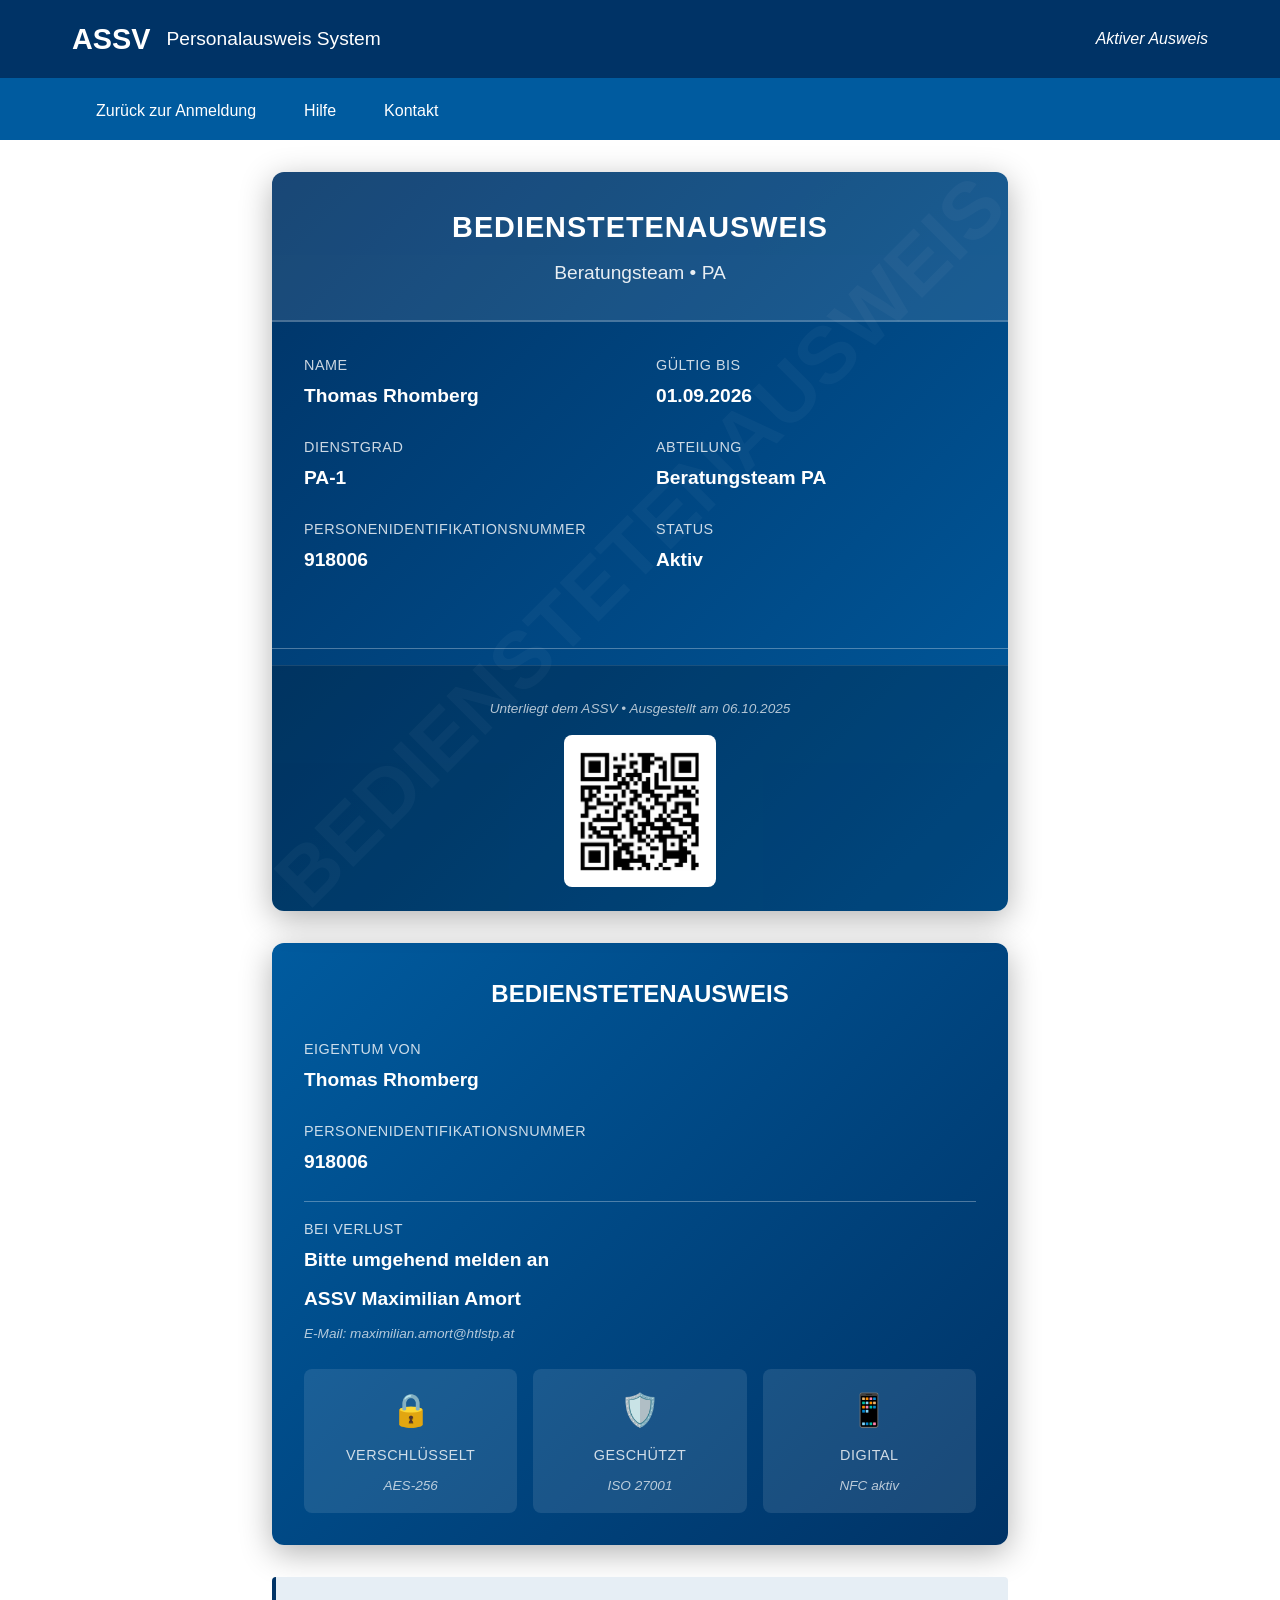
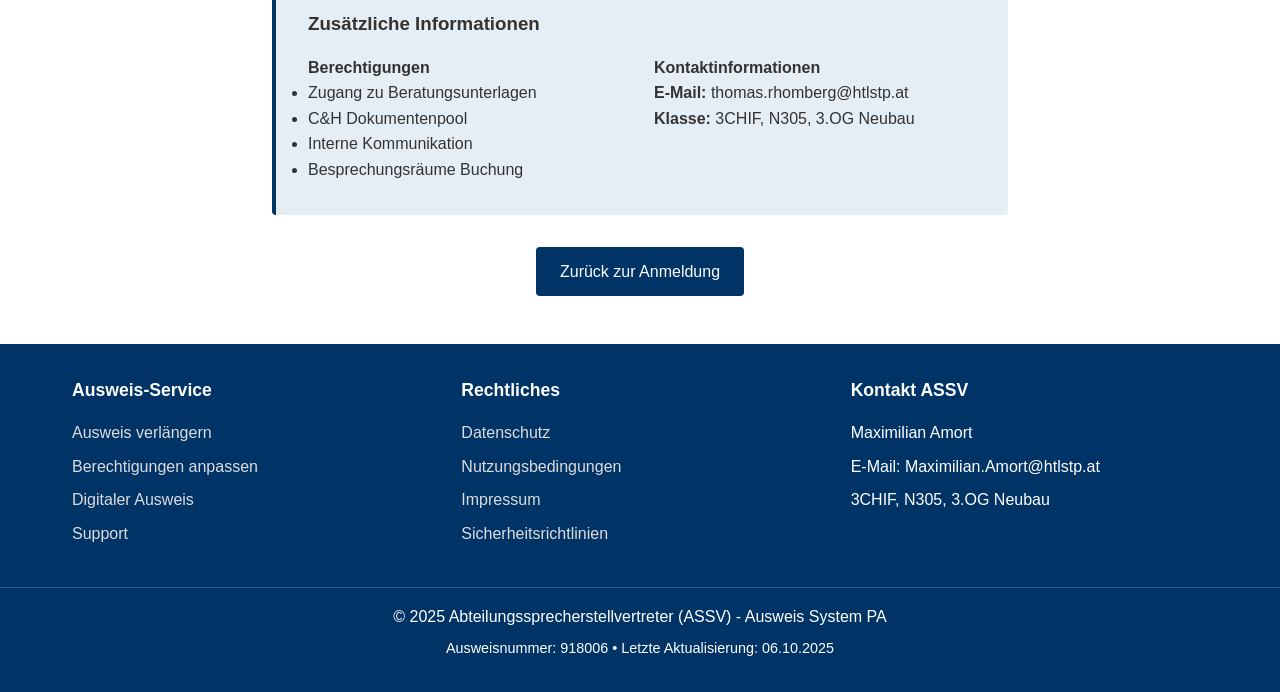
<file: bedienstete/918006/index.html>
<!DOCTYPE html>
<html lang="de">
<head>
    <meta charset="UTF-8">
    <meta name="viewport" content="width=device-width, initial-scale=1.0">
    <title>918006 PA - Thomas Rhomberg</title>
    <link rel="stylesheet" href="/bedienstete/styles.css">
    <style>
        /* Zusätzliche Stile für die Ausweis-Seite */
        .ausweis-container {
            max-width: 800px;
            margin: 2rem auto;
            padding: 0 2rem;
        }

        .ausweis-card {
            background: linear-gradient(135deg, #003366 0%, #005b9f 100%);
            color: white;
            border-radius: 12px;
            box-shadow: 0 8px 32px rgba(0, 0, 0, 0.3);
            overflow: hidden;
            position: relative;
        }

        .ausweis-header {
            background: rgba(255, 255, 255, 0.1);
            padding: 2rem;
            text-align: center;
            border-bottom: 2px solid rgba(255, 255, 255, 0.2);
        }

        .ausweis-title {
            font-size: 1.8rem;
            font-weight: bold;
            margin-bottom: 0.5rem;
            letter-spacing: 1px;
        }

        .ausweis-subtitle {
            font-size: 1.2rem;
            opacity: 0.9;
        }

        .ausweis-content {
            padding: 2rem;
            display: grid;
            grid-template-columns: 1fr 1fr;
            gap: 2rem;
        }

        .ausweis-section {
            margin-bottom: 1.5rem;
        }

        .ausweis-label {
            font-size: 0.9rem;
            opacity: 0.8;
            margin-bottom: 0.25rem;
            text-transform: uppercase;
            letter-spacing: 0.5px;
        }

        .ausweis-value {
            font-size: 1.2rem;
            font-weight: bold;
            margin-bottom: 0.5rem;
        }

        .ausweis-note {
            font-size: 0.85rem;
            opacity: 0.7;
            font-style: italic;
            margin-top: 0.5rem;
        }

        .ausweis-divider {
            height: 1px;
            background: rgba(255, 255, 255, 0.3);
            margin: 1rem 0;
        }

        .ausweis-footer {
            background: rgba(0, 0, 0, 0.2);
            padding: 1.5rem 2rem;
            text-align: center;
            border-top: 1px solid rgba(255, 255, 255, 0.1);
        }

        .ausweis-qr {
            background: white;
            padding: 1rem;
            border-radius: 8px;
            display: inline-block;
            margin-top: 1rem;
        }

        .ausweis-back {
            background: linear-gradient(135deg, #005b9f 0%, #003366 100%);
            color: white;
            border-radius: 12px;
            box-shadow: 0 8px 32px rgba(0, 0, 0, 0.3);
            padding: 2rem;
            margin-top: 2rem;
        }

        .ausweis-back-title {
            font-size: 1.5rem;
            font-weight: bold;
            margin-bottom: 1.5rem;
            text-align: center;
        }

        .security-features {
            display: grid;
            grid-template-columns: repeat(auto-fit, minmax(200px, 1fr));
            gap: 1rem;
            margin-top: 1.5rem;
        }

        .security-feature {
            text-align: center;
            padding: 1rem;
            background: rgba(255, 255, 255, 0.1);
            border-radius: 8px;
        }

        .feature-icon {
            font-size: 2rem;
            margin-bottom: 0.5rem;
        }

        .back-to-login {
            text-align: center;
            margin-top: 2rem;
        }

        @media (max-width: 768px) {
            .ausweis-content {
                grid-template-columns: 1fr;
                gap: 1rem;
            }

            .ausweis-header {
                padding: 1.5rem;
            }

            .ausweis-content {
                padding: 1.5rem;
            }

            .security-features {
                grid-template-columns: 1fr;
            }
        }

        /* Wasserzeichen */
        .watermark {
            position: absolute;
            top: 50%;
            left: 50%;
            transform: translate(-50%, -50%) rotate(-45deg);
            font-size: 5rem;
            opacity: 0.03;
            color: white;
            pointer-events: none;
            white-space: nowrap;
            font-weight: bold;
        }
    </style>
</head>
<body>
<!-- Header mit Logo und Behördenname -->
<header>
    <div class="header-container">
        <div class="logo-container">
            <div class="logo">ASSV</div>
            <div class="department-name">Personalausweis System</div>
        </div>
        <div class="official-seal">
            <div style="font-style: italic;">Aktiver Ausweis</div>
        </div>
    </div>
</header>

<!-- Navigation -->
<nav>
    <div class="nav-container">
        <ul class="nav-menu">
            <li><a href="../">Zurück zur Anmeldung</a></li>
            <li><a href="#help">Hilfe</a></li>
            <li><a href="#contact">Kontakt</a></li>
        </ul>
    </div>
</nav>

<!-- Hauptinhalt - Ausweis -->
<main class="ausweis-container">
    <!-- Vorderseite des Ausweises -->
    <div class="ausweis-card">
        <div class="watermark">BEDIENSTETENAUSWEIS</div>

        <div class="ausweis-header">
            <div class="ausweis-title">BEDIENSTETENAUSWEIS</div>
            <div class="ausweis-subtitle">Beratungsteam • PA</div>
        </div>

        <div class="ausweis-content">
            <div>
                <div class="ausweis-section">
                    <div class="ausweis-label">Name</div>
                    <div class="ausweis-value">Thomas Rhomberg</div>
                </div>

                <div class="ausweis-section">
                    <div class="ausweis-label">Dienstgrad</div>
                    <div class="ausweis-value">PA-1</div>
                </div>

                <div class="ausweis-section">
                    <div class="ausweis-label">Personenidentifikationsnummer</div>
                    <div class="ausweis-value">918006</div>
                </div>
            </div>

            <div>
                <div class="ausweis-section">
                    <div class="ausweis-label">Gültig bis</div>
                    <div class="ausweis-value">01.09.2026</div>
                </div>

                <div class="ausweis-section">
                    <div class="ausweis-label">Abteilung</div>
                    <div class="ausweis-value">Beratungsteam PA</div>
                </div>

                <div class="ausweis-section">
                    <div class="ausweis-label">Status</div>
                    <div class="ausweis-value">Aktiv</div>
                </div>
            </div>
        </div>

        <div class="ausweis-divider"></div>

        <div class="ausweis-footer">
            <div class="ausweis-note">Unterliegt dem ASSV • Ausgestellt am 06.10.2025</div>
            <div class="ausweis-qr">
                <!-- Platz für QR-Code -->
                <div style="width: 120px; height: 120px; background: #f0f0f0; display: flex; align-items: center; justify-content: center; color: #333; font-size: 0.8rem;">
                    <img style="width: 120px; height: 120px" src="918006.png" alt="918006 QR">
                </div>
            </div>
        </div>
    </div>

    <!-- Rückseite des Ausweises -->
    <div class="ausweis-back">
        <div class="ausweis-back-title">BEDIENSTETENAUSWEIS</div>

        <div class="ausweis-section">
            <div class="ausweis-label">Eigentum von</div>
            <div class="ausweis-value">Thomas Rhomberg</div>
        </div>

        <div class="ausweis-section">
            <div class="ausweis-label">Personenidentifikationsnummer</div>
            <div class="ausweis-value">918006</div>
        </div>

        <div class="ausweis-divider"></div>

        <div class="ausweis-section">
            <div class="ausweis-label">Bei Verlust</div>
            <div class="ausweis-value">Bitte umgehend melden an</div>
            <div class="ausweis-value">ASSV Maximilian Amort</div>
            <div class="ausweis-note">E-Mail: maximilian.amort@htlstp.at</div>
        </div>

        <div class="security-features">
            <div class="security-feature">
                <div class="feature-icon">🔒</div>
                <div class="ausweis-label">Verschlüsselt</div>
                <div class="ausweis-note">AES-256</div>
            </div>
            <div class="security-feature">
                <div class="feature-icon">🛡️</div>
                <div class="ausweis-label">Geschützt</div>
                <div class="ausweis-note">ISO 27001</div>
            </div>
            <div class="security-feature">
                <div class="feature-icon">📱</div>
                <div class="ausweis-label">Digital</div>
                <div class="ausweis-note">NFC aktiv</div>
            </div>
        </div>
    </div>

    <!-- Zusätzliche Informationen -->
    <div class="welcome-section" style="margin-top: 2rem;">
        <h3>Zusätzliche Informationen</h3>
        <div style="display: grid; grid-template-columns: repeat(auto-fit, minmax(250px, 1fr)); gap: 1.5rem; margin-top: 1rem;">
            <div>
                <h4>Berechtigungen</h4>
                <ul>
                    <li>Zugang zu Beratungsunterlagen</li>
                    <li>C&H Dokumentenpool</li>
                    <li>Interne Kommunikation</li>
                    <li>Besprechungsräume Buchung</li>
                </ul>
            </div>
            <div>
                <h4>Kontaktinformationen</h4>
                <p><strong>E-Mail:</strong> thomas.rhomberg@htlstp.at</p>
                <p><strong>Klasse:</strong> 3CHIF, N305, 3.OG Neubau</p>
            </div>
        </div>
    </div>

    <div class="back-to-login">
        <a href="../" class="btn btn-primary">Zurück zur Anmeldung</a>
    </div>
</main>

<!-- Footer -->
<footer>
    <div class="footer-container">
        <div class="footer-section">
            <h3>Ausweis-Service</h3>
            <ul>
                <li><a href="#">Ausweis verlängern</a></li>
                <li><a href="#">Berechtigungen anpassen</a></li>
                <li><a href="#">Digitaler Ausweis</a></li>
                <li><a href="#">Support</a></li>
            </ul>
        </div>
        <div class="footer-section">
            <h3>Rechtliches</h3>
            <ul>
                <li><a href="#">Datenschutz</a></li>
                <li><a href="#">Nutzungsbedingungen</a></li>
                <li><a href="#">Impressum</a></li>
                <li><a href="#">Sicherheitsrichtlinien</a></li>
            </ul>
        </div>
        <div class="footer-section">
            <h3>Kontakt ASSV</h3>
            <ul>
                <li>Maximilian Amort</li>
                <li>E-Mail: Maximilian.Amort@htlstp.at</li>
                <li>3CHIF, N305, 3.OG Neubau</li>
            </ul>
        </div>
    </div>
    <div class="copyright">
        <p>&copy; 2025 Abteilungssprecherstellvertreter (ASSV) - Ausweis System PA</p>
        <p style="font-size: 0.9rem; margin-top: 0.5rem;">Ausweisnummer: 918006 • Letzte Aktualisierung: 06.10.2025</p>
    </div>
</footer>
</body>
</html>
</file>
<file: styles.css>
/* Grundlegende Stile */
:root {
    --primary-color: #003366;
    --secondary-color: #005b9f;
    --accent-color: #e6eef5;
    --text-color: #333333;
    --light-gray: #f5f5f5;
    --border-color: #cccccc;
}

* {
    margin: 0;
    padding: 0;
    box-sizing: border-box;
    font-family: 'Segoe UI', Arial, sans-serif;
}

body {
    color: var(--text-color);
    background-color: #ffffff;
    line-height: 1.6;
}

/* Header */
header {
    background-color: var(--primary-color);
    color: white;
    padding: 1rem 0;
    border-bottom: 4px solid var(--secondary-color);
}

.header-container {
    display: flex;
    justify-content: space-between;
    align-items: center;
    max-width: 1200px;
    margin: 0 auto;
    padding: 0 2rem;
}

.logo-container {
    display: flex;
    align-items: center;
}

.logo {
    font-size: 1.8rem;
    font-weight: bold;
    margin-right: 1rem;
}

.department-name {
    font-size: 1.2rem;
}

/* Navigation */
nav {
    background-color: var(--secondary-color);
}

.nav-container {
    max-width: 1200px;
    margin: 0 auto;
    padding: 0 2rem;
}

.nav-menu {
    display: flex;
    list-style: none;
}

.nav-menu li {
    position: relative;
}

.nav-menu a {
    display: block;
    color: white;
    text-decoration: none;
    padding: 1rem 1.5rem;
    transition: background-color 0.3s;
}

.nav-menu a:hover {
    background-color: rgba(255, 255, 255, 0.1);
}

/* Hauptinhalt */
main {
    max-width: 1200px;
    margin: 2rem auto;
    padding: 0 2rem;
}

.welcome-section {
    background-color: var(--accent-color);
    padding: 2rem;
    border-radius: 4px;
    margin-bottom: 2rem;
    border-left: 4px solid var(--primary-color);
}

.welcome-section h1 {
    color: var(--primary-color);
    margin-bottom: 1rem;
}

.content-grid {
    display: grid;
    grid-template-columns: 2fr 1fr;
    gap: 2rem;
}

.content-section {
    margin-bottom: 2rem;
}

.content-section h2 {
    color: var(--primary-color);
    border-bottom: 2px solid var(--border-color);
    padding-bottom: 0.5rem;
    margin-bottom: 1rem;
}

.contact-info {
    background-color: var(--light-gray);
    padding: 1.5rem;
    border-radius: 4px;
}

.contact-info h3 {
    color: var(--primary-color);
    margin-bottom: 1rem;
}

.contact-details {
    margin-bottom: 1.5rem;
}

.contact-details p {
    margin-bottom: 0.5rem;
}

.office-hours {
    margin-top: 1.5rem;
}

.office-hours h4 {
    margin-bottom: 0.5rem;
}

/* Footer */
footer {
    background-color: var(--primary-color);
    color: white;
    padding: 2rem 0;
    margin-top: 3rem;
}

.footer-container {
    max-width: 1200px;
    margin: 0 auto;
    padding: 0 2rem;
    display: grid;
    grid-template-columns: repeat(3, 1fr);
    gap: 2rem;
}

.footer-section h3 {
    margin-bottom: 1rem;
    font-size: 1.1rem;
}

.footer-section ul {
    list-style: none;
}

.footer-section ul li {
    margin-bottom: 0.5rem;
}

.footer-section a {
    color: #dddddd;
    text-decoration: none;
}

.footer-section a:hover {
    text-decoration: underline;
}

.copyright {
    text-align: center;
    margin-top: 2rem;
    padding-top: 1rem;
    border-top: 1px solid rgba(255, 255, 255, 0.2);
}

/* Responsive Design */
@media (max-width: 768px) {
    .content-grid {
        grid-template-columns: 1fr;
    }

    .footer-container {
        grid-template-columns: 1fr;
        gap: 1.5rem;
    }

    .header-container {
        flex-direction: column;
        text-align: center;
    }

    .logo-container {
        margin-bottom: 1rem;
    }

    .nav-menu {
        flex-direction: column;
    }
}
</file>
<file: bedienstete/styles.css>
/* Grundlegende Stile */
:root {
    --primary-color: #003366;
    --secondary-color: #005b9f;
    --accent-color: #e6eef5;
    --text-color: #333333;
    --light-gray: #f5f5f5;
    --border-color: #cccccc;
    --error-color: #cc0000;
    --success-color: #008800;
    --warning-color: #ff8800;
}

* {
    margin: 0;
    padding: 0;
    box-sizing: border-box;
    font-family: 'Segoe UI', Arial, sans-serif;
}

body {
    color: var(--text-color);
    background-color: #ffffff;
    line-height: 1.6;
}

/* Header */
header {
    background-color: var(--primary-color);
    color: white;
    padding: 1rem 0;
    border-bottom: 4px solid var(--secondary-color);
}

.header-container {
    display: flex;
    justify-content: space-between;
    align-items: center;
    max-width: 1200px;
    margin: 0 auto;
    padding: 0 2rem;
}

.logo-container {
    display: flex;
    align-items: center;
}

.logo {
    font-size: 1.8rem;
    font-weight: bold;
    margin-right: 1rem;
}

.department-name {
    font-size: 1.2rem;
}

/* Navigation */
nav {
    background-color: var(--secondary-color);
}

.nav-container {
    max-width: 1200px;
    margin: 0 auto;
    padding: 0 2rem;
}

.nav-menu {
    display: flex;
    list-style: none;
}

.nav-menu li {
    position: relative;
}

.nav-menu a {
    display: block;
    color: white;
    text-decoration: none;
    padding: 1rem 1.5rem;
    transition: background-color 0.3s;
}

.nav-menu a:hover {
    background-color: rgba(255, 255, 255, 0.1);
}

/* Hauptinhalt */
main {
    max-width: 1200px;
    margin: 2rem auto;
    padding: 0 2rem;
}

.welcome-section {
    background-color: var(--accent-color);
    padding: 2rem;
    border-radius: 4px;
    margin-bottom: 2rem;
    border-left: 4px solid var(--primary-color);
}

.welcome-section h1 {
    color: var(--primary-color);
    margin-bottom: 1rem;
}

/* Login Container */
.login-container {
    max-width: 800px;
    margin: 0 auto;
}

.login-methods {
    display: grid;
    grid-template-columns: 1fr auto 1fr;
    gap: 2rem;
    align-items: start;
}

.login-method {
    background-color: var(--light-gray);
    padding: 2rem;
    border-radius: 8px;
    box-shadow: 0 2px 10px rgba(0, 0, 0, 0.1);
}

.login-method h2 {
    color: var(--primary-color);
    margin-bottom: 1.5rem;
    text-align: center;
}

/* Barcode Scanner */
.barcode-scanner {
    text-align: center;
}

.scanner-container {
    position: relative;
    width: 100%;
    height: 300px;
    background-color: #000;
    border-radius: 8px;
    overflow: hidden;
    margin-bottom: 1rem;
}

.viewport {
    width: 100%;
    height: 100%;
}

.scanner-overlay {
    position: absolute;
    top: 0;
    left: 0;
    width: 100%;
    height: 100%;
    pointer-events: none;
    display: flex;
    flex-direction: column;
    justify-content: center;
    align-items: center;
}

.scan-line {
    width: 80%;
    height: 2px;
    background: linear-gradient(90deg, transparent, #00ff00, transparent);
    animation: scan 2s ease-in-out infinite;
    margin-bottom: 1rem;
}

@keyframes scan {
    0% { transform: translateY(-100px); }
    50% { transform: translateY(100px); }
    100% { transform: translateY(-100px); }
}

.scanner-overlay p {
    color: white;
    background-color: rgba(0, 0, 0, 0.7);
    padding: 0.5rem 1rem;
    border-radius: 4px;
    font-size: 0.9rem;
}

.scanner-controls {
    display: flex;
    gap: 0.5rem;
    justify-content: center;
    margin-bottom: 1rem;
    flex-wrap: wrap;
}

.scanner-status {
    padding: 0.5rem;
    border-radius: 4px;
    background-color: var(--accent-color);
    font-size: 0.9rem;
}

.scanner-status.scanning {
    background-color: #e6ffe6;
    color: var(--success-color);
}

.scanner-status.error {
    background-color: #ffe6e6;
    color: var(--error-color);
}

/* Divider */
.divider {
    display: flex;
    align-items: center;
    justify-content: center;
    margin: 0 1rem;
}

.divider span {
    background-color: white;
    padding: 0.5rem 1rem;
    border: 1px solid var(--border-color);
    border-radius: 20px;
    font-weight: bold;
    color: var(--primary-color);
}

/* Formulare */
.login-form {
    display: flex;
    flex-direction: column;
}

.form-group {
    margin-bottom: 1.5rem;
}

.form-group label {
    display: block;
    margin-bottom: 0.5rem;
    font-weight: bold;
    color: var(--primary-color);
}

.form-group input {
    width: 100%;
    padding: 0.75rem;
    border: 1px solid var(--border-color);
    border-radius: 4px;
    font-size: 1rem;
    transition: border-color 0.3s;
}

.form-group input:focus {
    border-color: var(--secondary-color);
    outline: none;
    box-shadow: 0 0 0 2px rgba(0, 91, 159, 0.2);
}

.form-hint {
    display: block;
    margin-top: 0.25rem;
    font-size: 0.85rem;
    color: #666;
}

/* Buttons */
.btn {
    padding: 0.75rem 1.5rem;
    border: none;
    border-radius: 4px;
    cursor: pointer;
    font-size: 1rem;
    transition: all 0.3s;
    text-align: center;
    text-decoration: none;
    display: inline-block;
}

.btn-primary {
    background-color: var(--primary-color);
    color: white;
}

.btn-primary:hover {
    background-color: var(--secondary-color);
}

.btn-secondary {
    background-color: #6c757d;
    color: white;
}

.btn-secondary:hover {
    background-color: #5a6268;
}

.btn:disabled {
    background-color: #cccccc;
    cursor: not-allowed;
}

/* Nachrichten */
.message {
    margin-top: 1.5rem;
    padding: 1rem;
    border-radius: 4px;
    display: none;
}

.error {
    background-color: #ffe6e6;
    color: var(--error-color);
    border: 1px solid var(--error-color);
    display: block;
}

.success {
    background-color: #e6ffe6;
    color: var(--success-color);
    border: 1px solid var(--success-color);
    display: block;
}

.warning {
    background-color: #fff3e6;
    color: var(--warning-color);
    border: 1px solid var(--warning-color);
    display: block;
}

/* Hilfebereich */
.help-section {
    margin-top: 2rem;
    padding: 1.5rem;
    background-color: var(--accent-color);
    border-radius: 4px;
}

.help-section h3 {
    color: var(--primary-color);
    margin-bottom: 1rem;
}

.help-section a {
    color: var(--secondary-color);
}

.barcode-types {
    margin-top: 1rem;
}

.barcode-types h4 {
    margin-bottom: 0.5rem;
    color: var(--primary-color);
}

.barcode-types ul {
    list-style-type: none;
    display: flex;
    flex-wrap: wrap;
    gap: 1rem;
}

.barcode-types li {
    background-color: white;
    padding: 0.25rem 0.75rem;
    border-radius: 4px;
    border: 1px solid var(--border-color);
    font-size: 0.85rem;
}

/* Footer */
footer {
    background-color: var(--primary-color);
    color: white;
    padding: 2rem 0;
    margin-top: 3rem;
}

.footer-container {
    max-width: 1200px;
    margin: 0 auto;
    padding: 0 2rem;
    display: grid;
    grid-template-columns: repeat(3, 1fr);
    gap: 2rem;
}

.footer-section h3 {
    margin-bottom: 1rem;
    font-size: 1.1rem;
}

.footer-section ul {
    list-style: none;
}

.footer-section ul li {
    margin-bottom: 0.5rem;
}

.footer-section a {
    color: #dddddd;
    text-decoration: none;
}

.footer-section a:hover {
    text-decoration: underline;
}

.copyright {
    text-align: center;
    margin-top: 2rem;
    padding-top: 1rem;
    border-top: 1px solid rgba(255, 255, 255, 0.2);
}

/* Responsive Design */
@media (max-width: 768px) {
    .login-methods {
        grid-template-columns: 1fr;
        gap: 1.5rem;
    }

    .divider {
        margin: 1rem 0;
    }

    .footer-container {
        grid-template-columns: 1fr;
        gap: 1.5rem;
    }

    .header-container {
        flex-direction: column;
        text-align: center;
    }

    .logo-container {
        margin-bottom: 1rem;
    }

    .nav-menu {
        flex-direction: column;
    }

    .scanner-controls {
        flex-direction: column;
    }

    .barcode-types ul {
        flex-direction: column;
        gap: 0.5rem;
    }
}

/* Zusätzliche Stile für Demo-Buttons */
.demo-buttons {
    border: 1px solid var(--border-color);
}

.demo-buttons h4 {
    font-size: 1rem;
    font-weight: bold;
}

/* Responsive Anpassungen für Demo-Buttons */
@media (max-width: 768px) {
    .demo-buttons .btn {
        display: block;
        width: 100%;
        margin: 0.25rem 0;
    }
}
</file>
